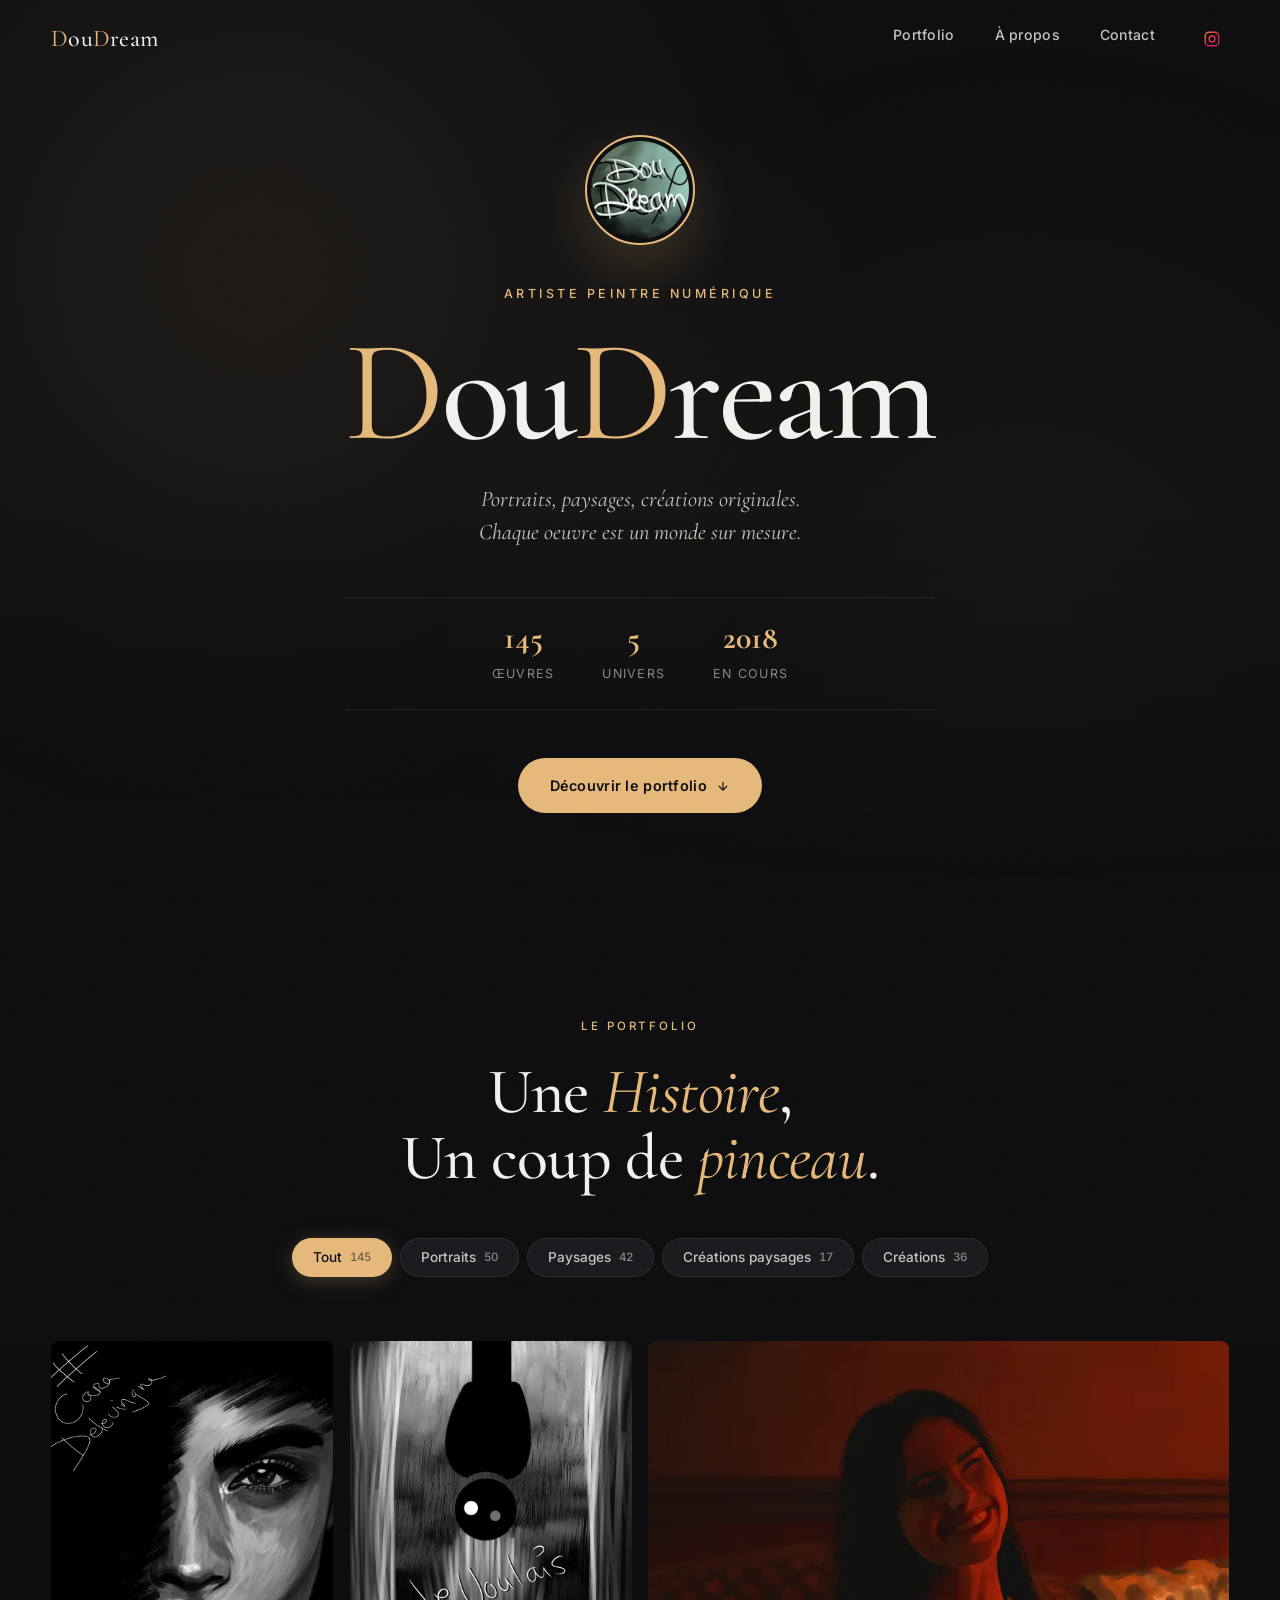
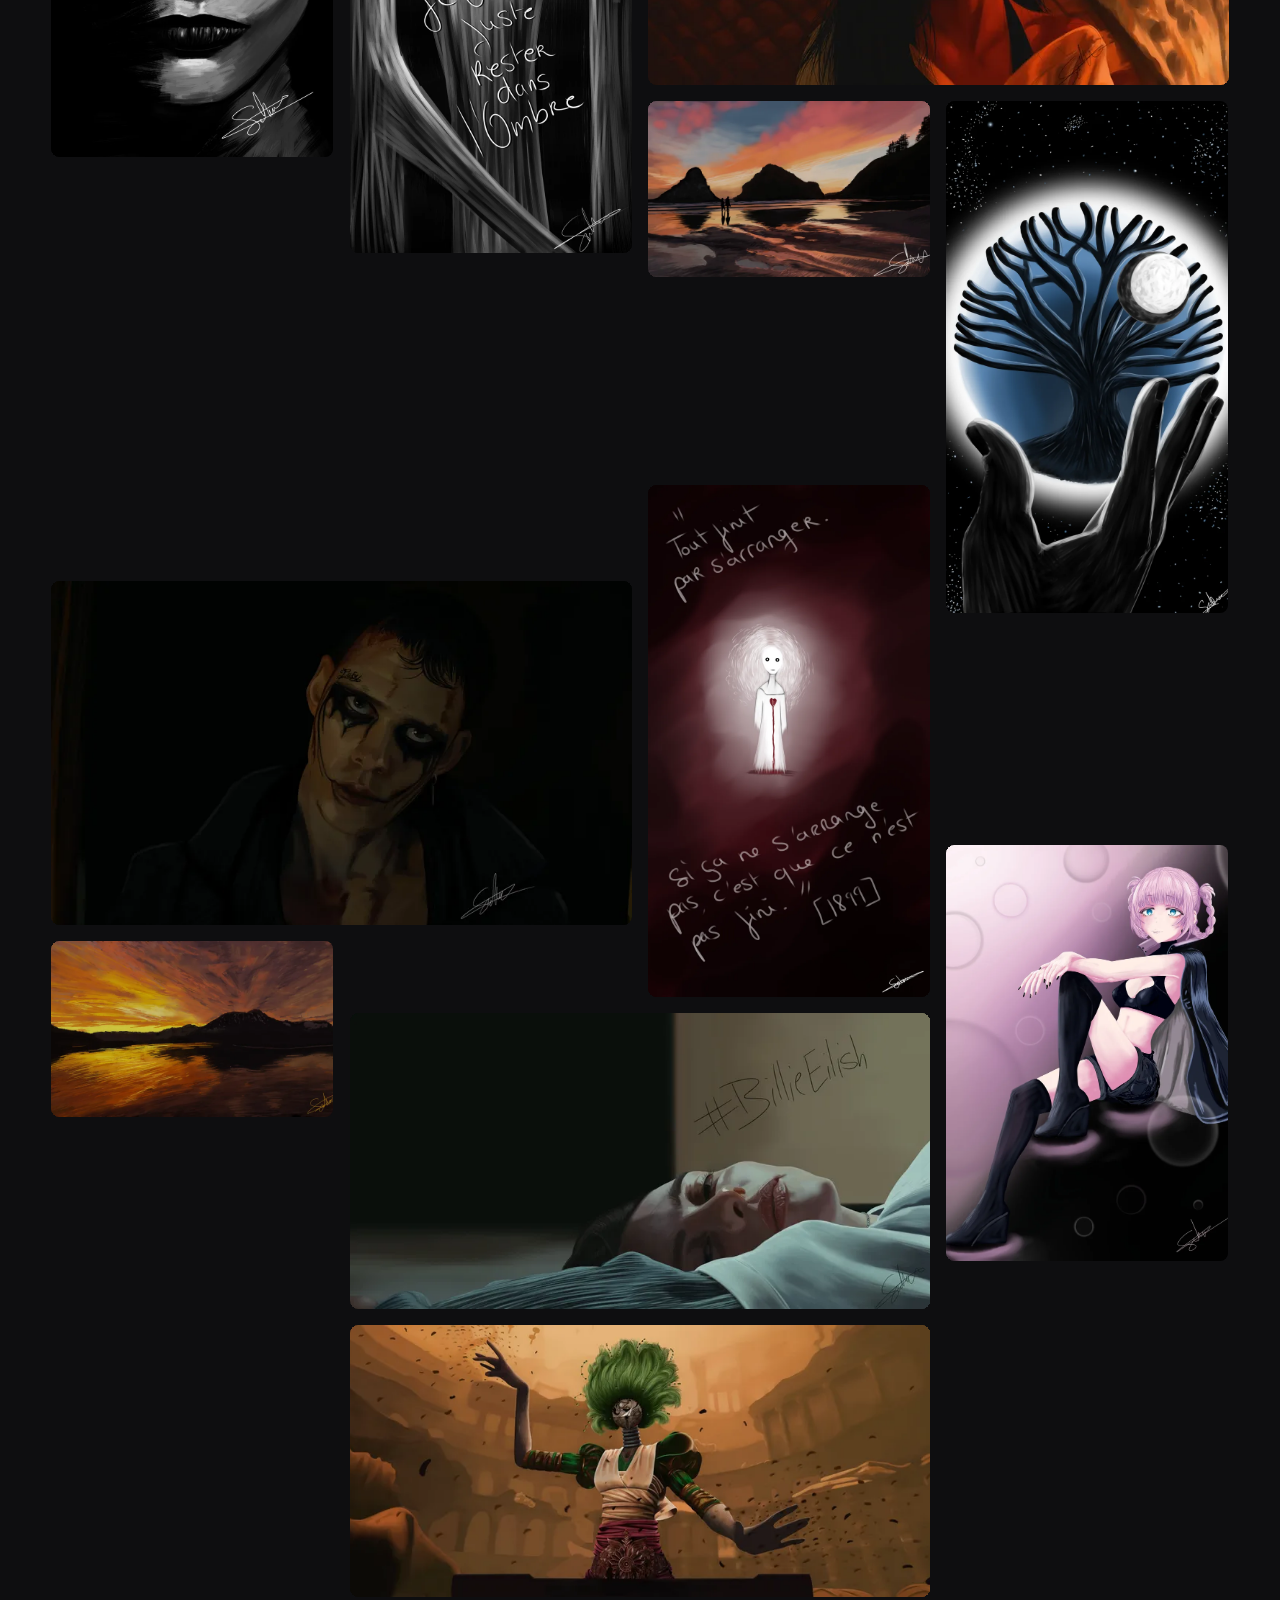
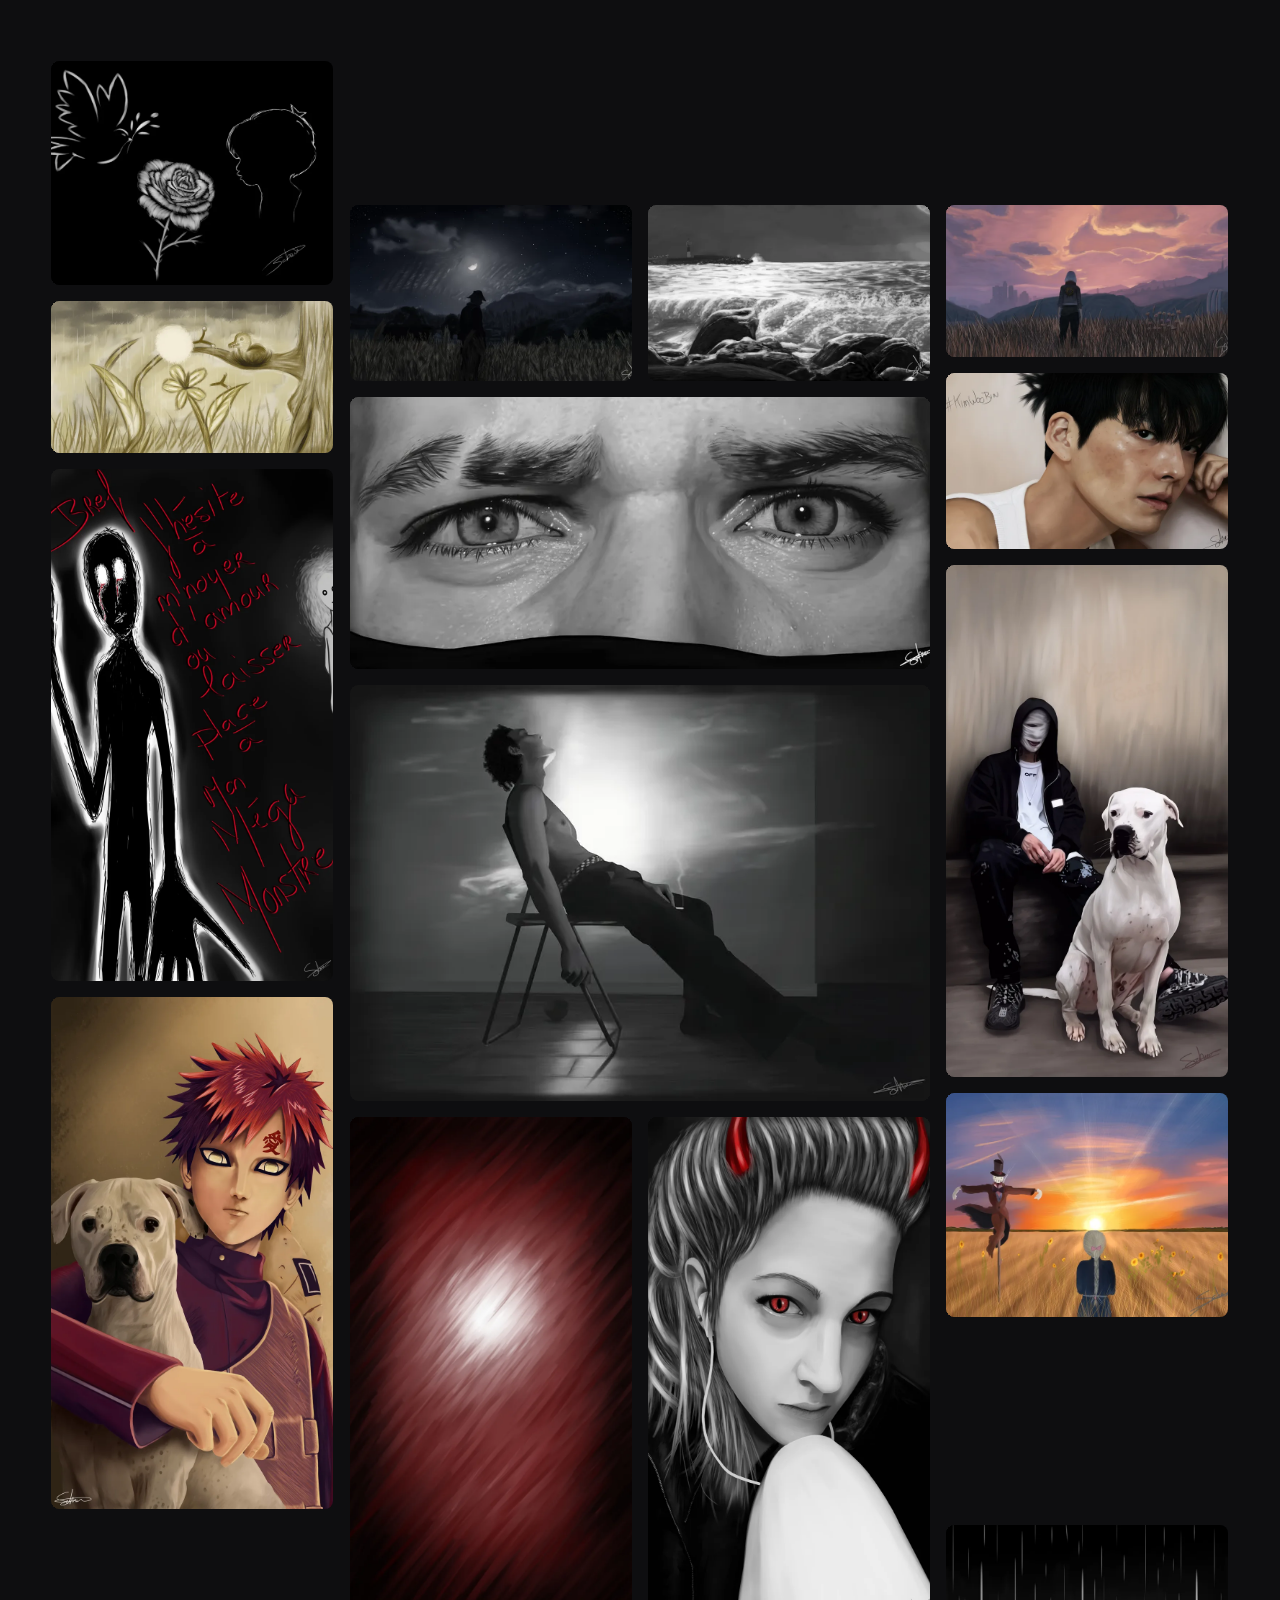
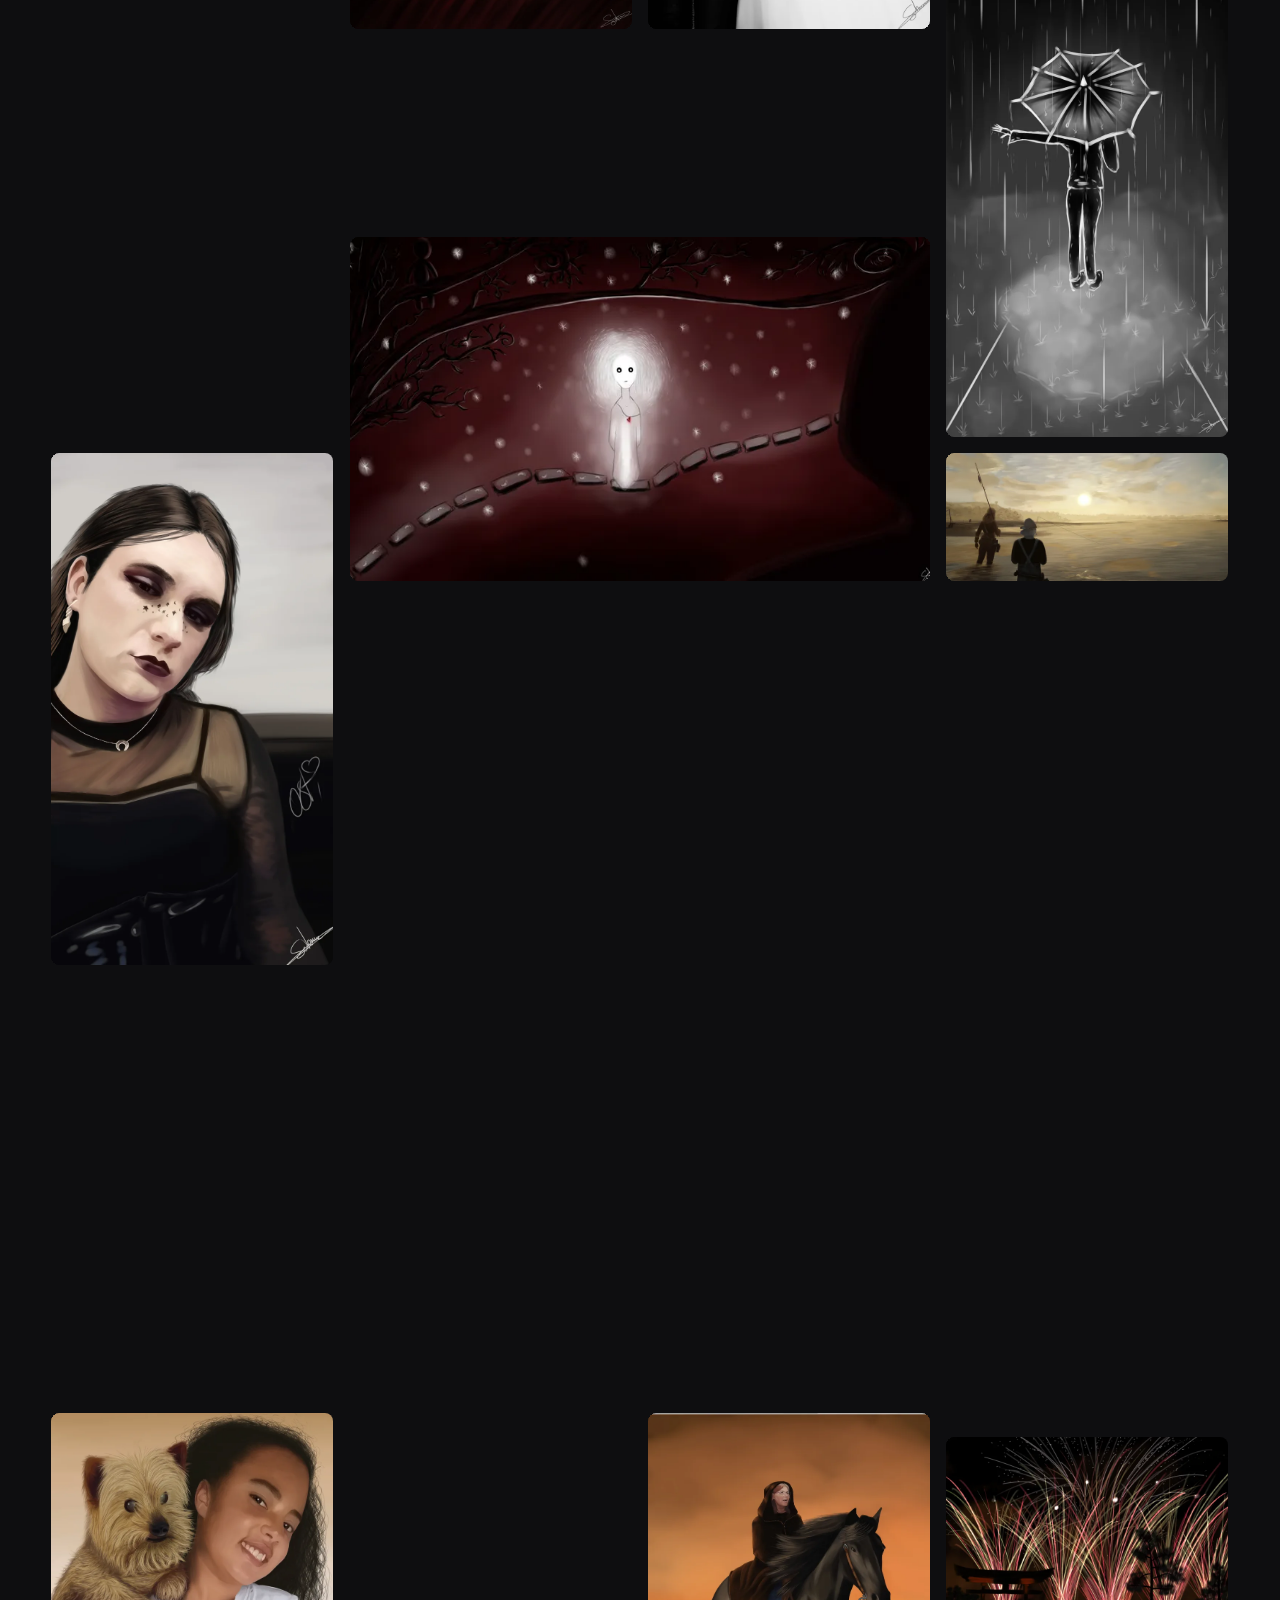
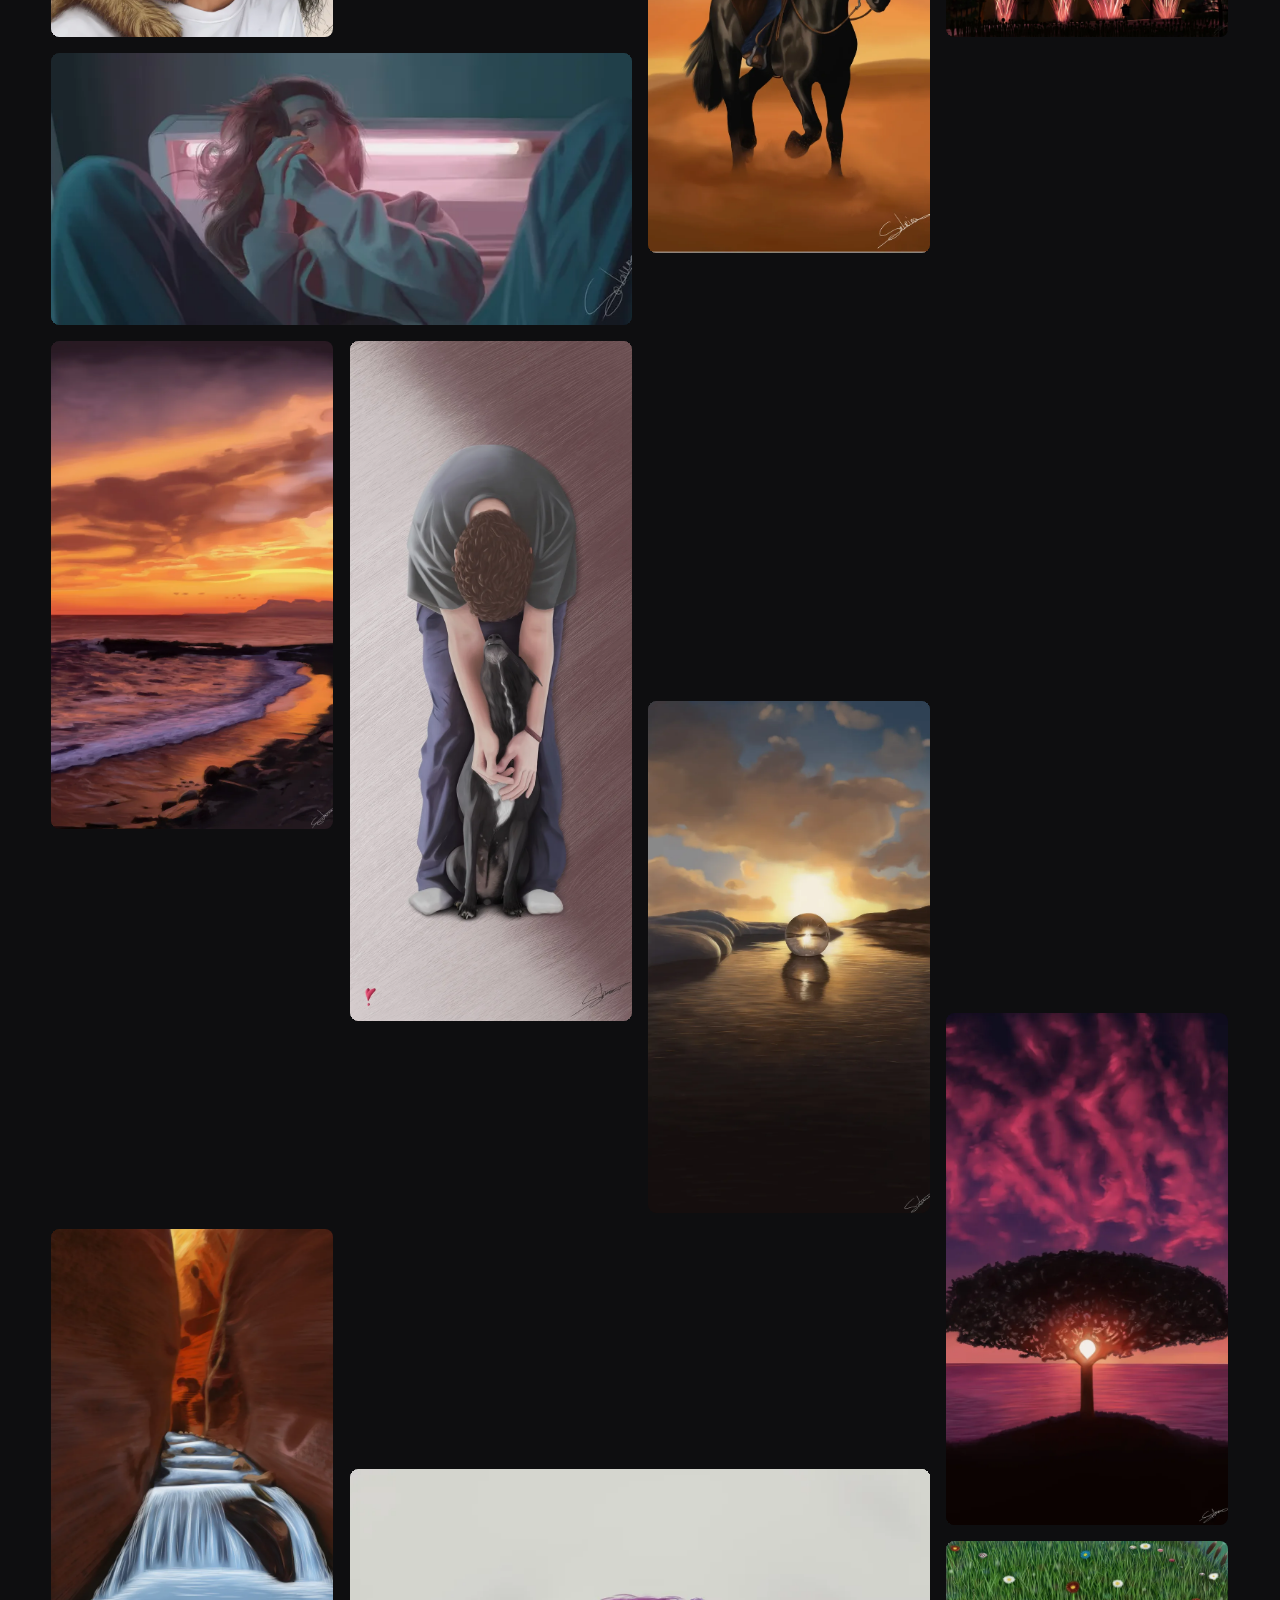
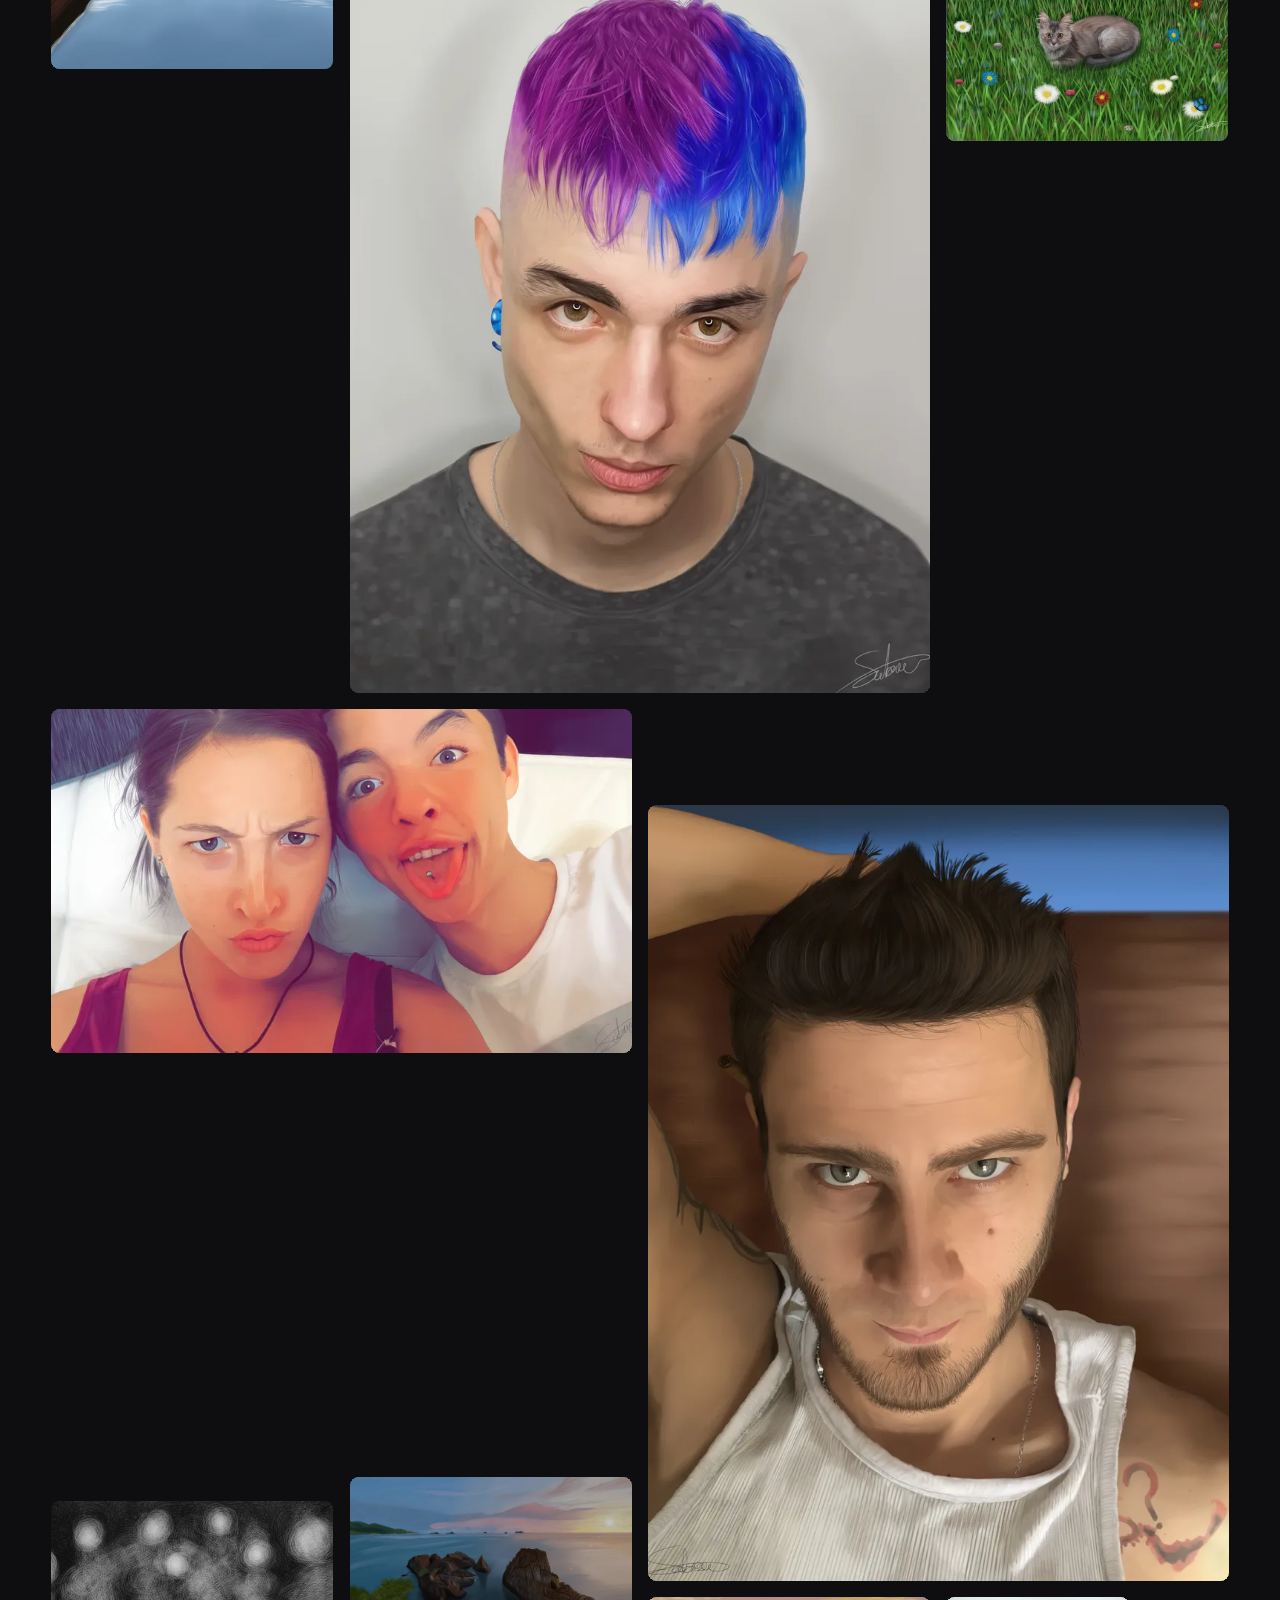
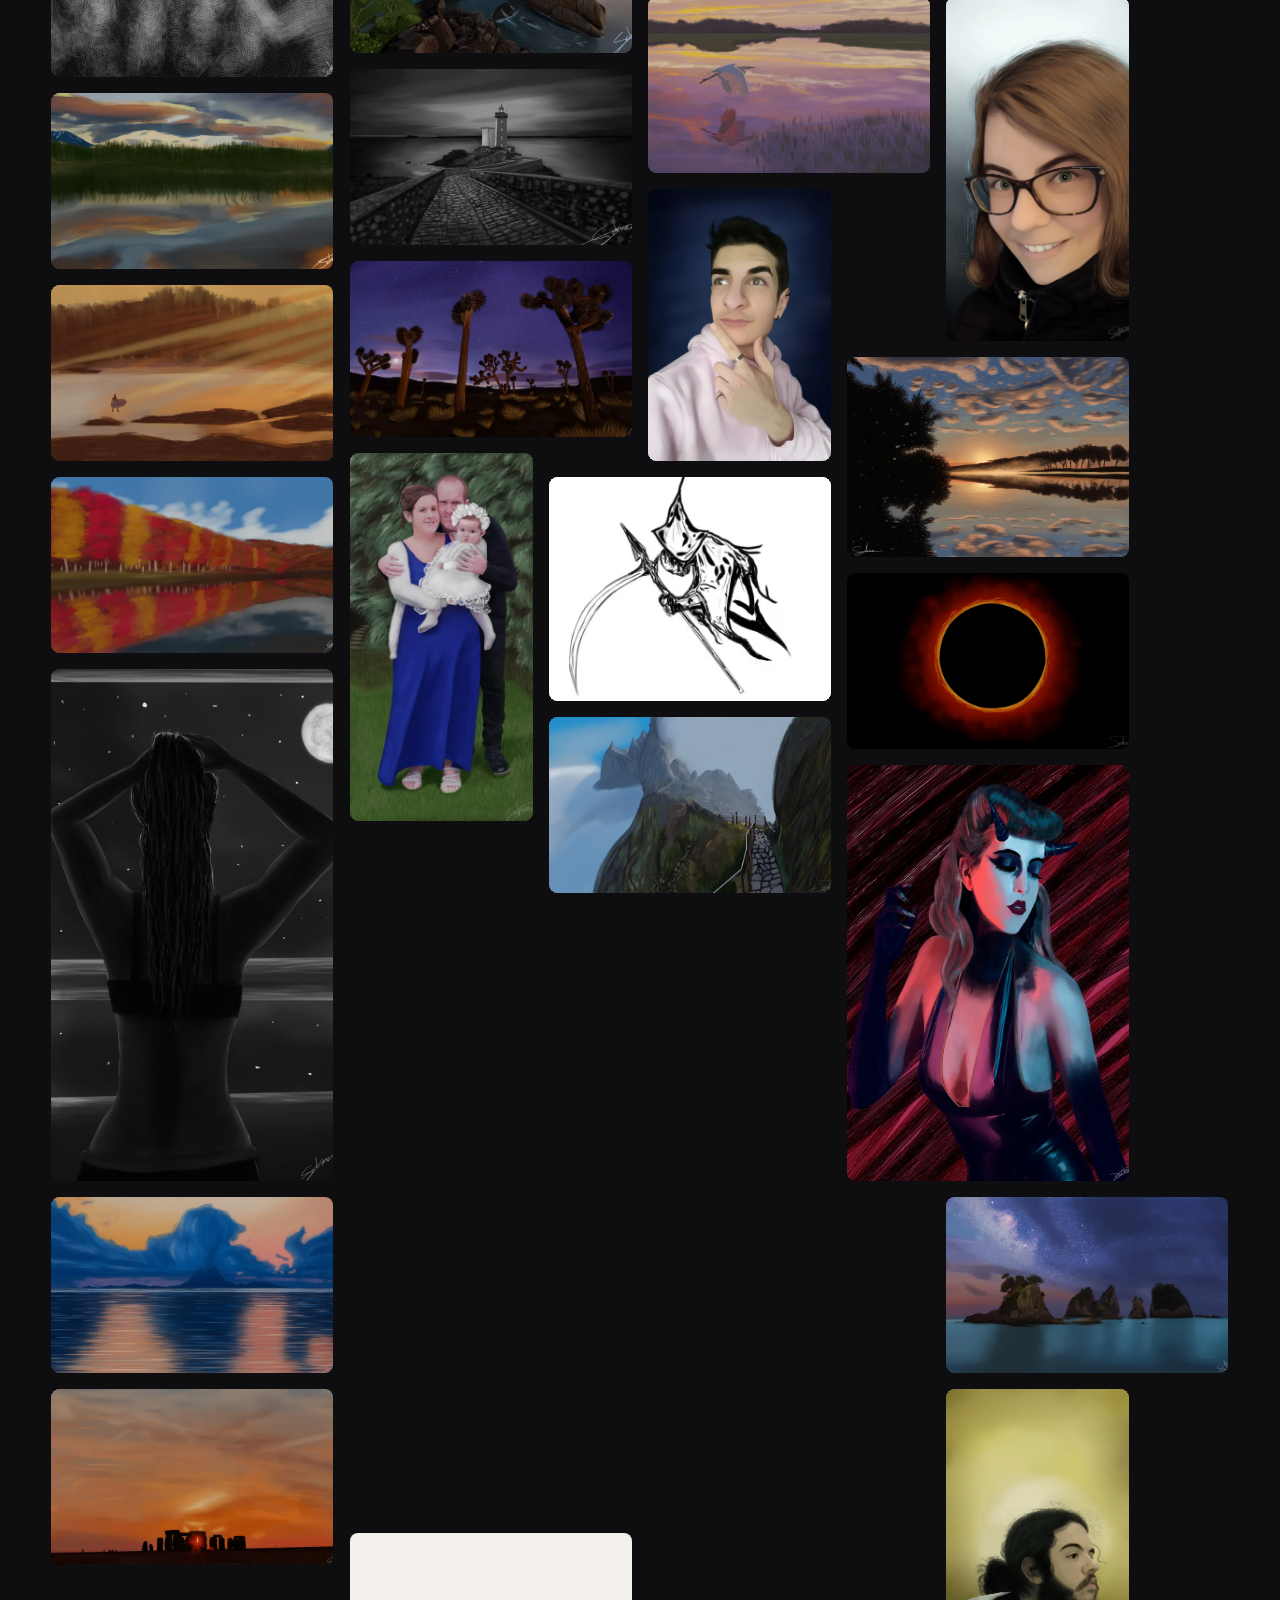
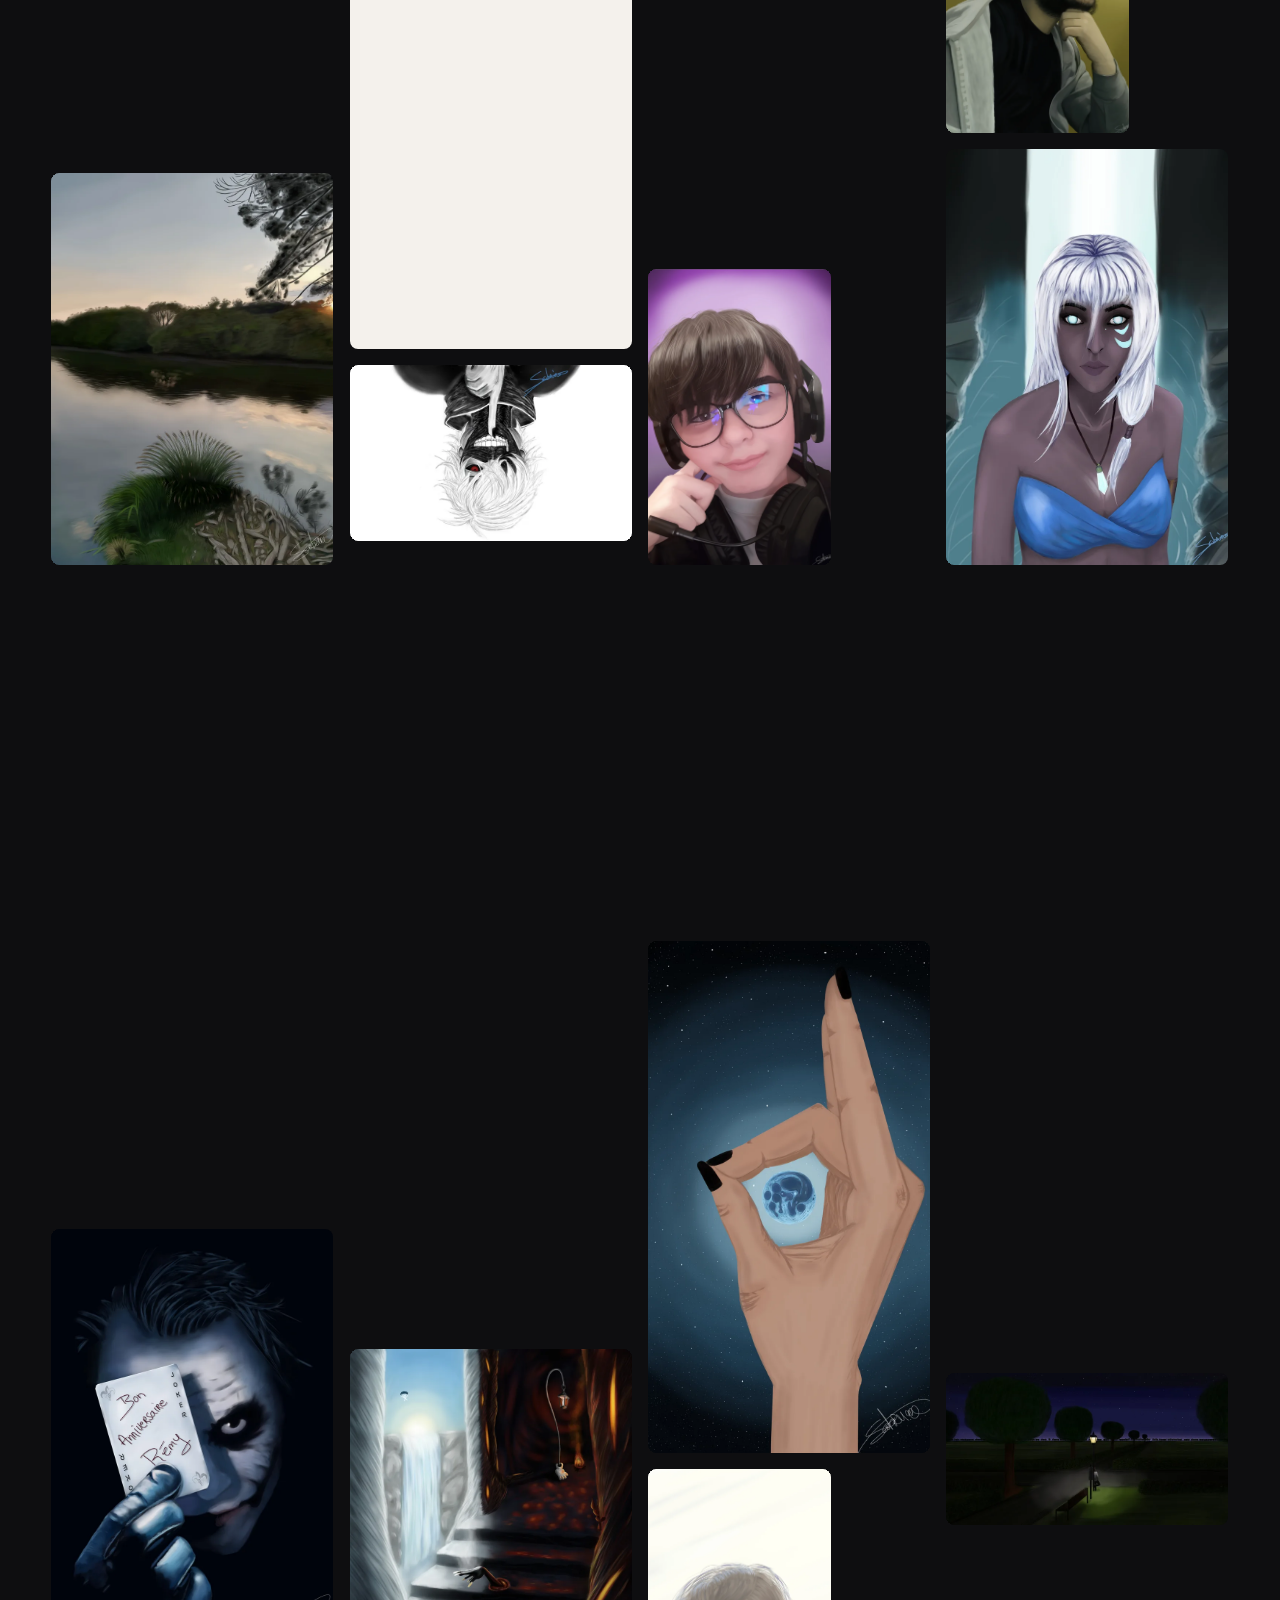
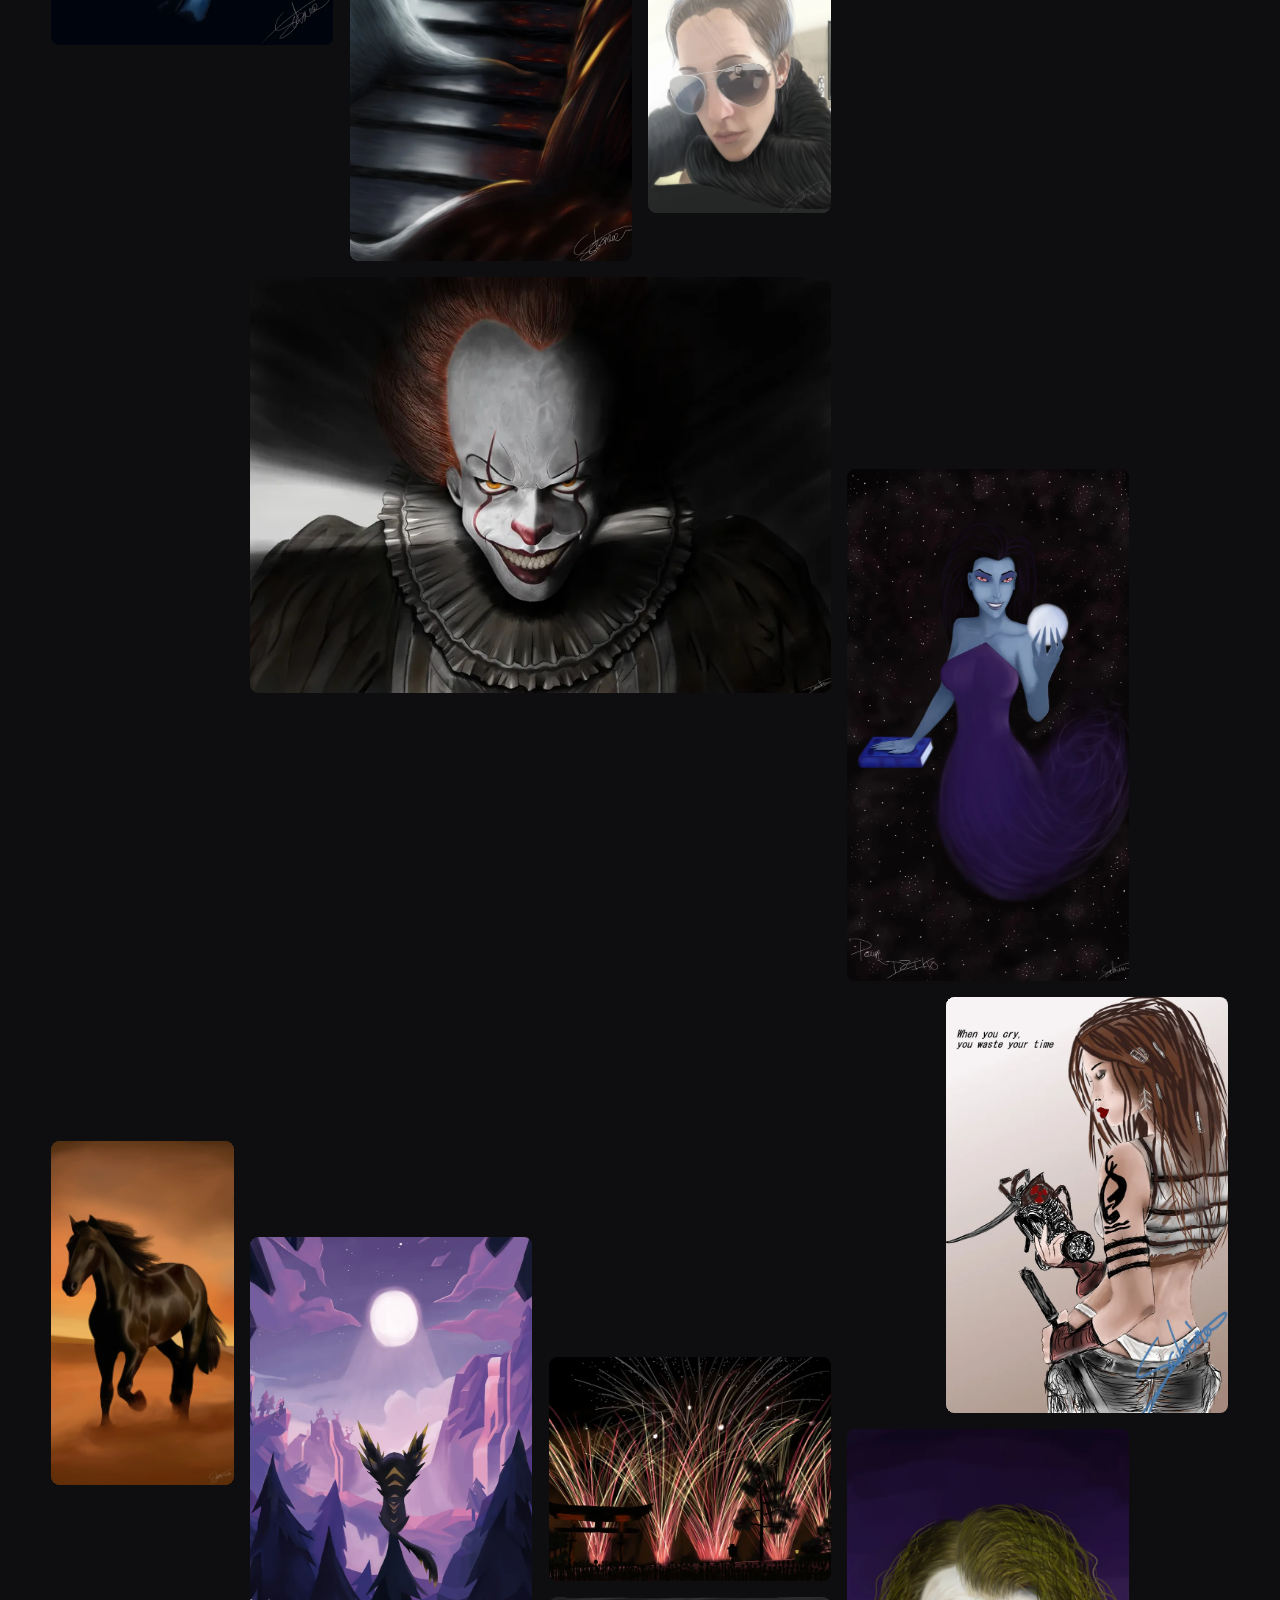
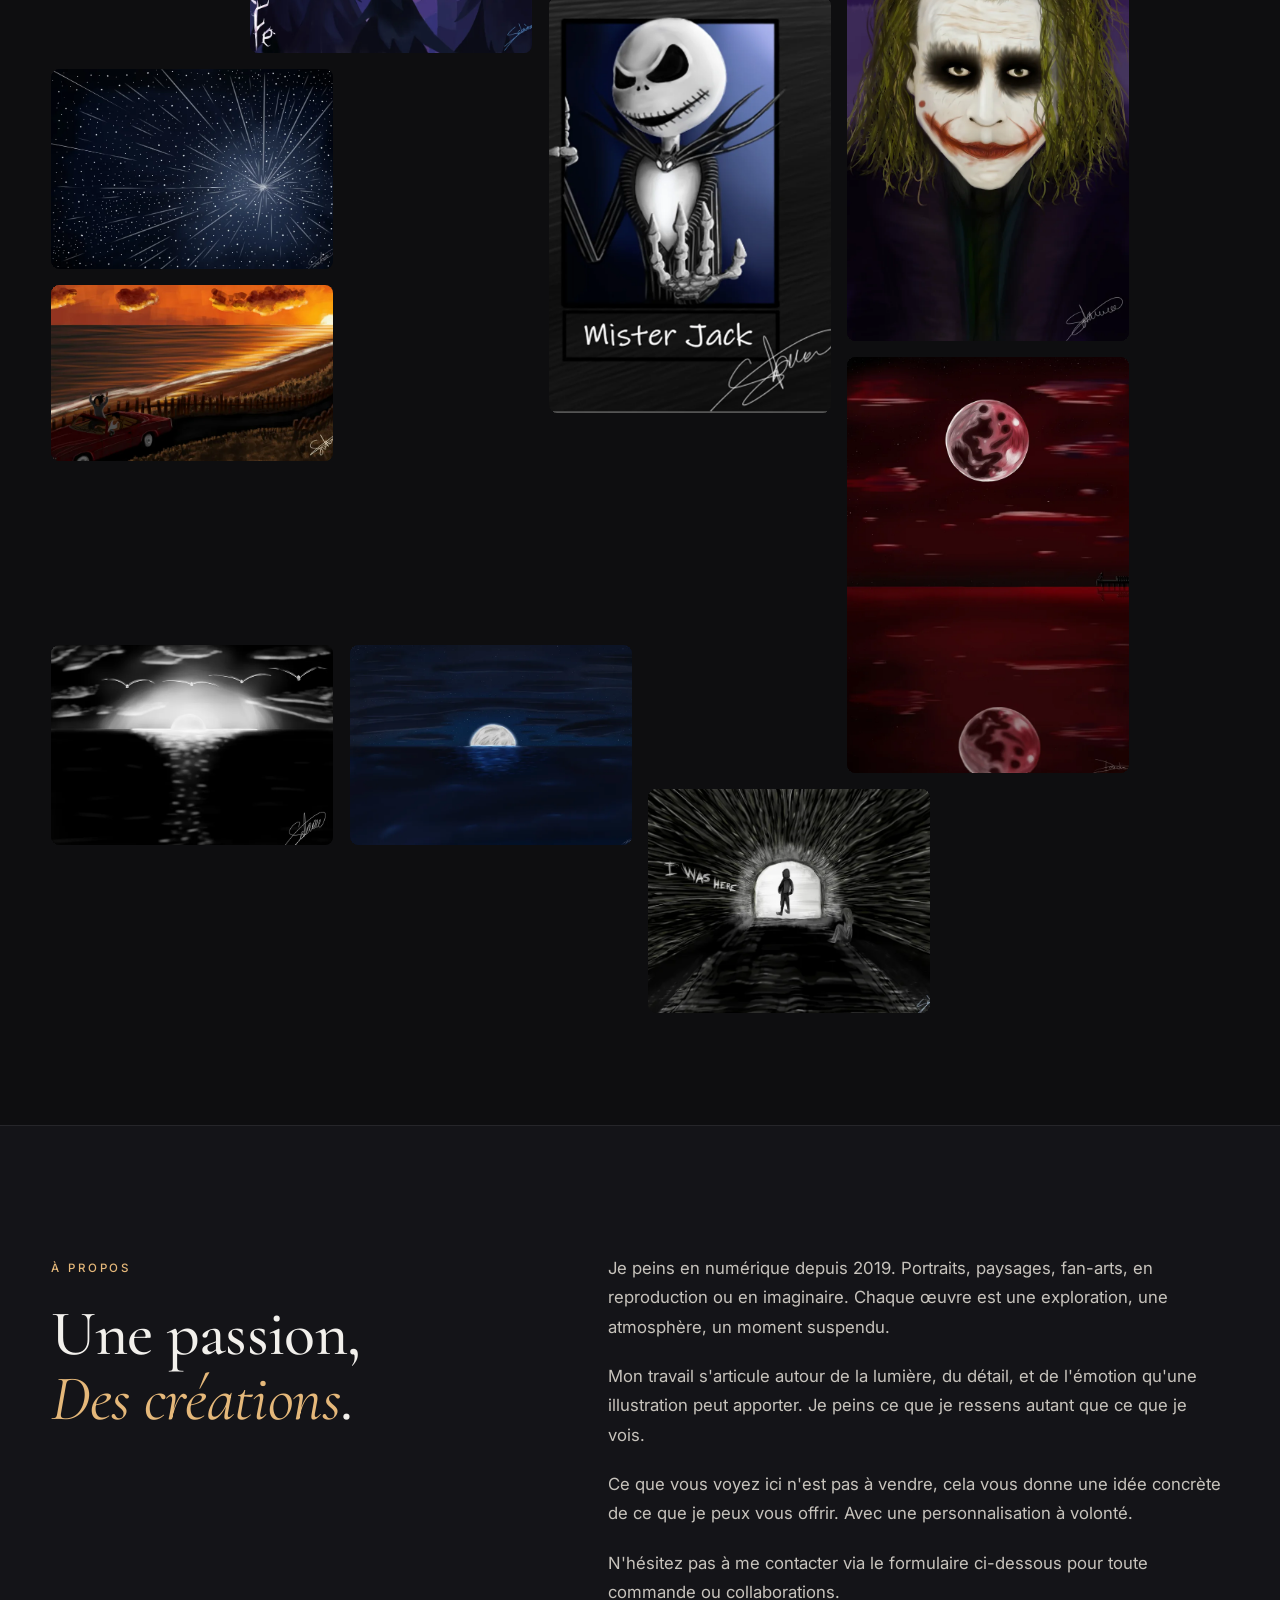
<file: index.html>
<!doctype html>
<html lang="fr">
<head>
  <meta charset="UTF-8" />
  <meta name="viewport" content="width=device-width, initial-scale=1.0" />
  <title>DouDream — Artiste peintre numérique</title>
  <meta name="description" content="Portfolio de DouDream, artiste peintre numérique. Portraits, paysages et créations originales." />
  <link rel="preconnect" href="https://fonts.googleapis.com" />
  <link rel="preconnect" href="https://fonts.gstatic.com" crossorigin />
  <!-- Fonts loaded async (non render-blocking) -->
  <link rel="preload" as="style" href="https://fonts.googleapis.com/css2?family=Cormorant+Garamond:ital,wght@0,400;0,500;1,400&family=Inter:wght@400;500;600&display=swap" onload="this.onload=null;this.rel='stylesheet'" />
  <noscript><link rel="stylesheet" href="https://fonts.googleapis.com/css2?family=Cormorant+Garamond:ital,wght@0,400;0,500;1,400&family=Inter:wght@400;500;600&display=swap" /></noscript>
  <link rel="stylesheet" href="style.css" />
  <link rel="preload" as="image" href="assets/images/avatar.webp" fetchpriority="high" />
  <link rel="icon" type="image/webp" href="assets/images/avatar.webp" />
</head>
<body>

  <!-- Film grain overlay -->
  <div id="grain" aria-hidden="true"></div>

  <!-- Scroll progress -->
  <div id="scroll-progress"></div>

  <!-- Loader -->
  <div id="loader" aria-hidden="true">
    <div class="loader-logo"><em>D</em>ou<em>D</em>ream</div>
    <div class="loader-line"></div>
    <div class="loader-sub">Artiste peintre numérique</div>
  </div>

  <!-- NAV -->
  <nav class="nav">
    <a href="#" class="nav__logo"><!-- prettier-ignore --><em>D</em>ou<em>D</em>ream</a>
    <ul class="nav__links">
      <li><a href="#portfolio">Portfolio</a></li>
      <li><a href="#apropos">À propos</a></li>
      <li><a href="#contact">Contact</a></li>
      <li>
        <a href="https://www.instagram.com/doudreamcreation/" target="_blank" rel="noopener" class="nav__ig" aria-label="Instagram">
          <svg width="18" height="18" viewBox="0 0 24 24" fill="none" stroke="url(#ig-grad-nav)" stroke-width="1.8" stroke-linecap="round" stroke-linejoin="round">
            <defs>
              <linearGradient id="ig-grad-nav" x1="0" y1="0" x2="24" y2="24" gradientUnits="userSpaceOnUse">
                <stop offset="0" stop-color="#f09433" />
                <stop offset="0.25" stop-color="#e6683c" />
                <stop offset="0.5" stop-color="#dc2743" />
                <stop offset="0.75" stop-color="#cc2366" />
                <stop offset="1" stop-color="#bc1888" />
              </linearGradient>
            </defs>
            <rect x="3" y="3" width="18" height="18" rx="5" />
            <circle cx="12" cy="12" r="4" />
            <circle cx="17.5" cy="6.5" r="1" fill="url(#ig-grad-nav)" stroke="none" />
          </svg>
        </a>
      </li>
    </ul>
    <button class="nav__burger" aria-label="Menu">
      <span></span>
      <span></span>
    </button>
  </nav>

  <!-- HERO -->
  <header class="hero">
    <div id="hero-glow" aria-hidden="true"></div>
    <div class="hero__content">
      <img src="assets/images/avatar.webp" alt="DouDream" class="hero__avatar" width="120" height="120" fetchpriority="high" />
      <p class="hero__eyebrow">Artiste peintre numérique</p>
      <h1 class="hero__title" aria-label="DouDream"><!-- prettier-ignore --><em>D</em>ou<em>D</em>ream</h1>
      <p class="hero__tagline">
        Portraits, paysages, créations originales.<br />
        Chaque oeuvre est un monde sur mesure.
      </p>
      <div class="hero__stats">
        <div>
          <strong data-count="145" id="stat-total">0</strong>
          <span>œuvres</span>
        </div>
        <div>
          <strong data-count="5">0</strong>
          <span>univers</span>
        </div>
        <div>
          <strong data-count="2018">0 →</strong>
          <span>en cours</span>
        </div>
      </div>
      <a href="#portfolio" class="hero__cta">
        Découvrir le portfolio
        <svg width="14" height="14" viewBox="0 0 24 24" fill="none" stroke="currentColor" stroke-width="2">
          <path d="M12 5v14M19 12l-7 7-7-7" />
        </svg>
      </a>
    </div>
  </header>

  <!-- PORTFOLIO -->
  <section class="portfolio" id="portfolio">
    <div class="portfolio__header">
      <p class="eyebrow reveal">Le portfolio</p>
      <h2 class="h-title reveal reveal--delay-1">
        Une <em>Histoire</em>,<br />
        Un coup de <em>pinceau</em>.
      </h2>
    </div>

    <div class="filters reveal reveal--delay-2" id="filters">
      <button class="filter filter--active" data-cat="all">Tout <span id="count-all"></span></button>
      <button class="filter" data-cat="Portraits">Portraits <span id="count-Portraits"></span></button>
      <button class="filter" data-cat="Paysages">Paysages <span id="count-Paysages"></span></button>
      <button class="filter" data-cat="CreationPaysages">Créations paysages <span id="count-CreationPaysages"></span></button>
      <button class="filter" data-cat="Divers">Créations <span id="count-Divers"></span></button>
    </div>

    <div class="grid" id="grid">
      <!-- injected by JS -->
    </div>
  </section>

  <!-- À PROPOS -->
  <section class="about" id="apropos">
    <div class="about__inner">
      <div class="about__left">
        <p class="eyebrow reveal reveal--from-left">À propos</p>
        <h2 class="h-title reveal reveal--from-left reveal--delay-1">
          Une passion,<br /><em>Des créations</em>.
        </h2>
      </div>
      <div class="about__right">
        <p class="reveal reveal--delay-1">
          Je peins en numérique depuis 2019. Portraits, paysages, fan-arts,
          en reproduction ou en imaginaire. Chaque œuvre est une exploration,
          une atmosphère, un moment suspendu.
        </p>
        <p class="reveal reveal--delay-2">
          Mon travail s'articule autour de la lumière, du détail,
          et de l'émotion qu'une illustration peut apporter.
          Je peins ce que je ressens autant que ce que je vois.
        </p>
        <p class="reveal reveal--delay-3">
          Ce que vous voyez ici n'est pas à vendre,
          cela vous donne une idée concrète de ce que je peux vous offrir.
          Avec une personnalisation à volonté.
        </p>
        <p class="reveal reveal--delay-4">
          N'hésitez pas à me contacter via le formulaire ci-dessous
          pour toute commande ou collaborations.
        </p>
        <div class="about__tags reveal reveal--delay-4" id="about-tags">
          <span>Peinture numérique</span>
          <span>Portraits</span>
          <span>Paysages</span>
          <span>Fan-arts</span>
          <span>Commissions</span>
        </div>
        <p class="about__tool reveal reveal--delay-4">
          <span class="about__tool-label">Atelier</span>
          <span class="about__tool-value">PaintTool SAI v2 · Tablette Wacom Intuos pro M</span>
        </p>
      </div>
    </div>
  </section>

  <!-- CONTACT -->
  <section class="contact" id="contact">
    <div class="contact__inner">
      <p class="eyebrow reveal">Contact</p>
      <h2 class="h-title reveal reveal--delay-1">
        Un projet ?<br /><em>Écrivons-nous.</em>
      </h2>
      <p class="contact__desc reveal reveal--delay-2">
        Pour toute commande veillez à remplir le formulaire ci dessous ou écrivez directement à<br />
        <a href="mailto:DouDreamCreation@outlook.fr" class="contact__email-link">DouDreamCreation@outlook.fr</a>.
      </p>

      <form class="contact__form reveal reveal--delay-3" id="contact-form"
            action="https://formsubmit.co/ajax/DouDreamCreation@outlook.fr" method="POST">
        <input type="text"   name="_honey"    style="display:none" />
        <input type="hidden" name="_captcha"  value="false" />
        <input type="hidden" name="_subject"  value="Nouveau message depuis le portfolio DouDream" />
        <div class="form-row">
          <div class="form-group">
            <label for="name">Votre nom</label>
            <input type="text"  id="name"  name="name"  required placeholder="Prénom Nom" />
          </div>
          <div class="form-group">
            <label for="email">Email</label>
            <input type="email" id="email" name="email" required placeholder="vous@email.fr" />
          </div>
        </div>
        <div class="form-group">
          <label for="subject">Type de projet</label>
          <select id="subject" name="subject">
            <option>Commande de portrait</option>
            <option>Illustration sur mesure</option>
            <option>Collaboration</option>
            <option>Achat d'œuvre</option>
            <option>Autre</option>
          </select>
        </div>
        <div class="form-group">
          <label for="message">Message</label>
          <textarea id="message" name="message" rows="5" required placeholder="Décrivez votre projet…"></textarea>
        </div>
        <button type="submit" class="hero__cta">Envoyer le message</button>
        <p class="form__privacy">
          Les informations saisies sont utilisées uniquement pour vous répondre
          et ne sont ni partagées, ni conservées au-delà de l'échange.
          <a href="privacy.html">En savoir plus</a>.
        </p>
      </form>
    </div>
  </section>

  <!-- FOOTER -->
  <footer class="footer">
    <div class="footer__inner">
      <p class="footer__brand"><em>D</em>ou<em>D</em>ream</p>
      <a href="https://www.instagram.com/doudreamcreation/" target="_blank" rel="noopener" class="footer__ig">
        <svg width="16" height="16" viewBox="0 0 24 24" fill="none" stroke="url(#ig-grad-footer)" stroke-width="1.8" stroke-linecap="round" stroke-linejoin="round">
          <defs>
            <linearGradient id="ig-grad-footer" x1="0" y1="0" x2="24" y2="24" gradientUnits="userSpaceOnUse">
              <stop offset="0" stop-color="#f09433" />
              <stop offset="0.25" stop-color="#e6683c" />
              <stop offset="0.5" stop-color="#dc2743" />
              <stop offset="0.75" stop-color="#cc2366" />
              <stop offset="1" stop-color="#bc1888" />
            </linearGradient>
          </defs>
          <rect x="3" y="3" width="18" height="18" rx="5" />
          <circle cx="12" cy="12" r="4" />
          <circle cx="17.5" cy="6.5" r="1" fill="url(#ig-grad-footer)" stroke="none" />
        </svg>
        <span>@doudreamcreation</span>
      </a>
      <p class="footer__copy">© 2026 DouDream — Tous droits réservés</p>
      <p class="footer__note">
        Reproductions, utilisations commerciales ou redistribution interdites
        sans autorisation écrite de l'artiste.
      </p>
      <p class="footer__made">
        Made by : <a href="https://valaraukar56.github.io/Portfo/Mathieu/" target="_blank" rel="noopener">Mathieu</a>
      </p>
    </div>
  </footer>

  <!-- LIGHTBOX -->
  <div class="lightbox" id="lightbox" role="dialog" aria-modal="true">
    <button class="lightbox__close" aria-label="Fermer">×</button>
    <button class="lightbox__prev"  aria-label="Précédent">‹</button>
    <button class="lightbox__next"  aria-label="Suivant">›</button>
    <figure class="lightbox__figure">
      <img id="lightbox-img" alt="" />
      <figcaption>
        <strong id="lightbox-title"></strong>
        <span id="lightbox-cat"></span>
      </figcaption>
    </figure>
  </div>

  <script>
    // Tags stagger on reveal
    const tagsObserver = new IntersectionObserver((entries) => {
      entries.forEach(e => {
        if (e.isIntersecting) {
          e.target.classList.add('tags--visible');
          tagsObserver.unobserve(e.target);
        }
      });
    }, { threshold: 0.3 });
    const tagsEl = document.getElementById('about-tags');
    if (tagsEl) tagsObserver.observe(tagsEl);
  </script>
  <script type="application/json" id="projects-data">
[
  {
    "id": 99999025,
    "title": "Cara Delevingne",
    "category": "Portraits",
    "file": "cd.webp",
    "w": 1600,
    "h": 2263
  },
  {
    "id": 99999024,
    "title": "Ombre",
    "category": "Divers",
    "file": "ombre.webp",
    "w": 1600,
    "h": 2844
  },
  {
    "id": 99999023,
    "title": "Inde Navarrette - Obsession",
    "category": "Portraits",
    "file": "i-navarette.webp",
    "w": 1600,
    "h": 900,
    "size": "large"
  },
  {
    "id": 99999022,
    "title": "Paysage",
    "category": "Paysages",
    "file": "paysage34.webp",
    "w": 1600,
    "h": 900
  },
  {
    "id": 99999006,
    "title": "Éternité...",
    "category": "Divers",
    "file": "Éternité...webp",
    "w": 1600,
    "h": 2844
  },
  {
    "id": 99999005,
    "title": "Iel dans la forêt",
    "category": "Divers",
    "file": "Iel_dans_la_forêt.webp",
    "w": 1600,
    "h": 1131
  },
  {
    "id": 99999004,
    "title": "Ori & Naru",
    "category": "Portraits",
    "file": "Ori.webp",
    "w": 843,
    "h": 871
  },
  {
    "id": 99999002,
    "title": "2 p'tit bonhomme",
    "category": "Divers",
    "file": "2ptitbonhomme.webp",
    "w": 1600,
    "h": 900
  },
  {
    "id": 99999001,
    "title": "Iel",
    "category": "Divers",
    "file": "Iel-01.webp",
    "w": 1600,
    "h": 900
  },
  {
    "id": 99999020,
    "title": "1899",
    "category": "Divers",
    "file": "iel1899.webp",
    "w": 1600,
    "h": 2844
  },
  {
    "id": 22107898,
    "title": "The Crow",
    "category": "Portraits",
    "file": "001-the-crow.webp",
    "size": "large",
    "w": 1600,
    "h": 900
  },
  {
    "id": 22048150,
    "title": "Seo In-Guk",
    "category": "Portraits",
    "file": "002-seo-in-guk.webp",
    "w": 1600,
    "h": 1131
  },
  {
    "id": 21844366,
    "title": "Call of the Night",
    "category": "Divers",
    "file": "003-call-of-the-night.webp",
    "w": 1600,
    "h": 2263
  },
  {
    "id": 21795205,
    "title": "Paysage",
    "category": "Paysages",
    "file": "004-paysage.webp",
    "w": 1600,
    "h": 900
  },
  {
    "id": 21207584,
    "title": "FanArt Billie Eilish ",
    "category": "Portraits",
    "file": "005-fanart-billie-eilish.webp",
    "size": "large",
    "w": 1600,
    "h": 802
  },
  {
    "id": 20959113,
    "title": "Iel",
    "category": "Divers",
    "file": "006-iel.webp",
    "w": 1600,
    "h": 2843
  },
  {
    "id": 20855400,
    "title": "...Sous la pluie...",
    "category": "CreationPaysages",
    "file": "007-sous-la-pluie.webp",
    "w": 1600,
    "h": 2843
  },
  {
    "id": 20763481,
    "title": "Sirène - Clair Obscur Exp 33",
    "category": "CreationPaysages",
    "file": "008-sire-ne-clair-obscure-exp-33.webp",
    "size": "large",
    "w": 1600,
    "h": 686
  },
  {
    "id": 20596839,
    "title": "...",
    "category": "Paysages",
    "file": "009-.webp",
    "w": 1600,
    "h": 900
  },
  {
    "id": 19647634,
    "title": "Les amoureux ❣️",
    "category": "CreationPaysages",
    "file": "010-les-amoureux.webp",
    "w": 1600,
    "h": 900
  },
  {
    "id": 99999011,
    "title": "96",
    "category": "Divers",
    "file": "trait96.webp",
    "w": 1355,
    "h": 960
  },
  {
    "id": 99999007,
    "title": "Joseph Wyatt",
    "category": "Paysages",
    "file": "Joseph_Wyatt.webp",
    "w": 1600,
    "h": 900
  },
  {
    "id": 99999009,
    "title": "Drakk",
    "category": "Paysages",
    "file": "Drakk.webp",
    "w": 1600,
    "h": 900
  },
  {
    "id": 99999008,
    "title": "EA",
    "category": "Paysages",
    "file": "EA.webp",
    "w": 1600,
    "h": 756
  },
  {
    "id": 99999003,
    "title": "SandEffect",
    "category": "Divers",
    "file": "SandEffect.webp",
    "w": 1600,
    "h": 800
  },
  {
    "id": 19226025,
    "title": "Kim Woo-Bin",
    "category": "Portraits",
    "file": "011-kim-woo-bin.webp",
    "w": 1600,
    "h": 900
  },
  {
    "id": 18466353,
    "title": "Les yeux d'Izaid",
    "category": "Portraits",
    "file": "012-les-yeux-d-izaid.webp",
    "size": "large",
    "w": 1600,
    "h": 723
  },
  {
    "id": 18399621,
    "title": "...",
    "category": "Divers",
    "file": "013-.webp",
    "w": 1600,
    "h": 2844
  },
  {
    "id": 17846959,
    "title": "Nuit - Nine Tiss ",
    "category": "Portraits",
    "file": "014-nuit-nine-tiss.webp",
    "size": "large",
    "w": 1600,
    "h": 1131
  },
  {
    "id": 17831845,
    "title": "Yuzmv & Gaara",
    "category": "Portraits",
    "file": "015-yuzmv-amp-gaara.webp",
    "w": 1600,
    "h": 2844
  },
  {
    "id": 17583985,
    "title": "Gaara²",
    "category": "Portraits",
    "file": "016-gaara.webp",
    "w": 1600,
    "h": 2844
  },
  {
    "id": 99999014,
    "title": "Château ambulant",
    "category": "Divers",
    "file": "epouvantail.webp",
    "w": 1600,
    "h": 1133
  },
  {
    "id": 17095273,
    "title": "Morsure de la lune",
    "category": "CreationPaysages",
    "file": "017-morsure-de-la-lune.webp",
    "w": 1600,
    "h": 2844
  },
  {
    "id": 17048436,
    "title": "Je fais semblant d'être moi même, j'en oublie mon vrai visage",
    "category": "Portraits",
    "file": "018-je-fais-semblant-d-e-tre-moi-me-me-j-en-oublie-mon.webp",
    "w": 1600,
    "h": 2844
  },
  {
    "id": 16992700,
    "title": "Paysage",
    "category": "CreationPaysages",
    "file": "019-paysage.webp",
    "w": 1600,
    "h": 900
  },
  {
    "id": 16802696,
    "title": "Le temps",
    "category": "Divers",
    "file": "020-le-temps.webp",
    "w": 1600,
    "h": 2844
  },
  {
    "id": 16729931,
    "title": "Sous la pluie",
    "category": "Divers",
    "file": "021-sous-la-pluie.webp",
    "w": 1600,
    "h": 2844
  },
  {
    "id": 16724944,
    "title": "blasé",
    "category": "Divers",
    "file": "022-blase.webp",
    "w": 1600,
    "h": 900
  },
  {
    "id": 16131227,
    "title": "...",
    "category": "Divers",
    "file": "023-.webp",
    "size": "large",
    "w": 1600,
    "h": 900
  },
  {
    "id": 16005114,
    "title": "Le voyageur contemplant une mer de nuages",
    "category": "Paysages",
    "file": "024-le-voyageur-contemplant-une-mer-de-nuages.webp",
    "w": 1600,
    "h": 900
  },
  {
    "id": 15603907,
    "title": "- Juliette -",
    "category": "Portraits",
    "file": "025-juliette.webp",
    "w": 1600,
    "h": 2844
  },
  {
    "id": 15587707,
    "title": "À la pèche !",
    "category": "Paysages",
    "file": "026-a-la-pe-che.webp",
    "w": 1600,
    "h": 621
  },
  {
    "id": 15570314,
    "title": "...",
    "category": "Portraits",
    "file": "027-.webp",
    "w": 1600,
    "h": 2844
  },
  {
    "id": 99999018,
    "title": "Il était une fois Iel",
    "category": "Divers",
    "file": "pfff.webp",
    "w": 1600,
    "h": 2263
  },
  {
    "id": 15569716,
    "title": "...",
    "category": "Portraits",
    "file": "028-.webp",
    "w": 1600,
    "h": 2843
  },
  {
    "id": 14920437,
    "title": "Ethan DeBlois",
    "category": "Portraits",
    "file": "029-ethan-deblois.webp",
    "w": 1600,
    "h": 2263
  },
  {
    "id": 10637912,
    "title": "Iel & Co",
    "category": "Divers",
    "file": "030-iel-amp-co.webp",
    "w": 1600,
    "h": 900
  },
  {
    "id": 12919209,
    "title": "Paysage",
    "category": "Paysages",
    "file": "031-paysage.webp",
    "w": 1600,
    "h": 900
  },
  {
    "id": 12652157,
    "title": "Leetha",
    "category": "Divers",
    "file": "032-leetha.webp",
    "w": 1181,
    "h": 1181
  },
  {
    "id": 12522023,
    "title": "Paysage",
    "category": "Paysages",
    "file": "033-paysage.webp",
    "w": 1600,
    "h": 900
  },
  {
    "id": 11738429,
    "title": "Paysage",
    "category": "Paysages",
    "file": "034-paysage.webp",
    "w": 1600,
    "h": 900
  },
  {
    "id": 11694014,
    "title": "Eva & Aston",
    "category": "Portraits",
    "file": "035-eva-amp-aston.webp",
    "w": 1600,
    "h": 1200
  },
  {
    "id": 11035598,
    "title": "Cavalière",
    "category": "Portraits",
    "file": "036-cavalie-re.webp",
    "w": 1600,
    "h": 2400
  },
  {
    "id": 10971478,
    "title": "Lolita",
    "category": "Portraits",
    "file": "037-lolita.webp",
    "size": "large",
    "w": 1600,
    "h": 688
  },
  {
    "id": 99999012,
    "title": "Matsuri",
    "category": "Paysages",
    "file": "matsuri-feux.webp",
    "w": 1356,
    "h": 960
  },
  {
    "id": 10960995,
    "title": "Yuzmv",
    "category": "Portraits",
    "file": "038-yuzmv.webp",
    "w": 1600,
    "h": 2263
  },
  {
    "id": 10730700,
    "title": "Portrait",
    "category": "Portraits",
    "file": "039-portrait.webp",
    "w": 1600,
    "h": 2280
  },
  {
    "id": 10682281,
    "title": "Paysage",
    "category": "Paysages",
    "file": "040-paysage.webp",
    "w": 1600,
    "h": 2668
  },
  {
    "id": 10641021,
    "title": "Rémy et Jasmine",
    "category": "Portraits",
    "file": "041-portrait.webp",
    "w": 1600,
    "h": 3810
  },
  {
    "id": 10639025,
    "title": "Portrait",
    "category": "Portraits",
    "file": "042-portrait.webp",
    "w": 1600,
    "h": 2881
  },
  {
    "id": 10638368,
    "title": "Paysage",
    "category": "Paysages",
    "file": "043-paysage.webp",
    "w": 1600,
    "h": 2859
  },
  {
    "id": 10638906,
    "title": "Alice Pagani",
    "category": "Portraits",
    "file": "044-alice-pagani.webp",
    "w": 1600,
    "h": 2008
  },
  {
    "id": 10638358,
    "title": "Paysage",
    "category": "Paysages",
    "file": "045-paysage.webp",
    "w": 1600,
    "h": 2846
  },
  {
    "id": 10638895,
    "title": "Portrait",
    "category": "Portraits",
    "file": "046-portrait.webp",
    "w": 1600,
    "h": 2263
  },
  {
    "id": 10638347,
    "title": "Gorge et Cours d'eau",
    "category": "Paysages",
    "file": "047-gorge-et-cours-d-eau.webp",
    "w": 1600,
    "h": 2408
  },
  {
    "id": 99999017,
    "title": "Sat & Poly",
    "category": "Portraits",
    "file": "poly.webp",
    "w": 1600,
    "h": 900
  },
  {
    "id": 10638803,
    "title": "Portrait",
    "category": "Portraits",
    "file": "048-portrait.webp",
    "size": "large",
    "w": 1600,
    "h": 2263
  },
  {
    "id": 10638427,
    "title": "Yuumi",
    "category": "Portraits",
    "file": "049-yuumi.webp",
    "size": "normal",
    "w": 1600,
    "h": 1132
  },
  {
    "id": 6643925,
    "title": "Majora's Mask",
    "category": "Divers",
    "file": "050-majora-s-mask.webp",
    "w": 1600,
    "h": 2845
  },
  {
    "id": 10638337,
    "title": "Plage et coucher de soleil",
    "category": "Paysages",
    "file": "051-plage-et-coucher-de-soleil.webp",
    "w": 1600,
    "h": 900
  },
  {
    "id": 10638814,
    "title": "Portrait",
    "category": "Portraits",
    "file": "052-portrait.webp",
    "size": "large",
    "w": 1600,
    "h": 900
  },
  {
    "id": 10638326,
    "title": "Pierres & Galets",
    "category": "Paysages",
    "file": "053-pierres-amp-galets.webp",
    "w": 1600,
    "h": 2383
  },
  {
    "id": 10638607,
    "title": "Portrait",
    "category": "Portraits",
    "file": "054-portrait.webp",
    "size": "large",
    "w": 1600,
    "h": 2091
  },
  {
    "id": 10638057,
    "title": "Vu d'avion sur Tokyo",
    "category": "Paysages",
    "file": "055-vu-d-avion-sur-tokyo.webp",
    "w": 1600,
    "h": 2263
  },
  {
    "id": 10638314,
    "title": "Paysage",
    "category": "Paysages",
    "file": "056-paysage.webp",
    "w": 1600,
    "h": 900
  },
  {
    "id": 10638625,
    "title": "Portrait",
    "category": "Portraits",
    "file": "057-portrait.webp",
    "w": 1600,
    "h": 1644
  },
  {
    "id": 10638310,
    "title": "Paysage",
    "category": "Paysages",
    "file": "058-paysage.webp",
    "w": 1600,
    "h": 900
  },
  {
    "id": 99999013,
    "title": "J'oublie",
    "category": "Divers",
    "file": "joublie.webp",
    "w": 1600,
    "h": 900
  },
  {
    "id": 10638782,
    "title": "Portrait",
    "category": "Portraits",
    "file": "059-portrait.webp",
    "w": 1600,
    "h": 900
  },
  {
    "id": 10638304,
    "title": "Paysage",
    "category": "Paysages",
    "file": "060-paysage.webp",
    "w": 1600,
    "h": 900
  },
  {
    "id": 10638848,
    "title": "Portrait",
    "category": "Portraits",
    "file": "061-portrait.webp",
    "w": 1600,
    "h": 2844
  },
  {
    "id": 10638075,
    "title": "Paysages N&B",
    "category": "Paysages",
    "file": "062-paysages-n-amp-b.webp",
    "w": 1600,
    "h": 900
  },
  {
    "id": 10638282,
    "title": "Paysage",
    "category": "Paysages",
    "file": "063-paysage.webp",
    "w": 1600,
    "h": 900
  },
  {
    "id": 10638869,
    "title": "Portrait",
    "category": "Portraits",
    "file": "064-portrait.webp",
    "size": "small",
    "w": 1600,
    "h": 2276
  },
  {
    "id": 10638272,
    "title": "Paysage",
    "category": "Paysages",
    "file": "065-paysage.webp",
    "w": 1600,
    "h": 900
  },
  {
    "id": 10638264,
    "title": "Paysage",
    "category": "Paysages",
    "file": "066-paysage.webp",
    "w": 1600,
    "h": 900
  },
  {
    "id": 10637790,
    "title": "Miroir",
    "category": "CreationPaysages",
    "file": "067-miroir.webp",
    "w": 1600,
    "h": 1131
  },
  {
    "id": 10638825,
    "title": "Portrait",
    "category": "Portraits",
    "file": "068-portrait.webp",
    "w": 1600,
    "h": 3127
  },
  {
    "id": 10638256,
    "title": "Paysage",
    "category": "Paysages",
    "file": "069-paysage.webp",
    "w": 1600,
    "h": 900
  },
  {
    "id": 99999019,
    "title": "Faucheuse",
    "category": "Divers",
    "file": "faucheuse.webp",
    "w": 320,
    "h": 240
  },
  {
    "id": 10638039,
    "title": " Solar Eclipse",
    "category": "Paysages",
    "file": "070-solar-eclipse.webp",
    "w": 1600,
    "h": 900
  },
  {
    "id": 10638951,
    "title": "...",
    "category": "Divers",
    "file": "071-.webp",
    "w": 1600,
    "h": 2844
  },
  {
    "id": 10638249,
    "title": "Paysage",
    "category": "Paysages",
    "file": "072-paysage.webp",
    "w": 1600,
    "h": 900
  },
  {
    "id": 10638676,
    "title": "FanArt Jacket d'album",
    "category": "Divers",
    "file": "073-fanart-jacket-d-album.webp",
    "w": 1600,
    "h": 2260
  },
  {
    "id": 10638233,
    "title": "Paysage",
    "category": "Paysages",
    "file": "074-paysage.webp",
    "w": 1600,
    "h": 900
  },
  {
    "id": 10638662,
    "title": "Demon OC",
    "category": "Divers",
    "file": "075-demon-oc.webp",
    "w": 1600,
    "h": 2258
  },
  {
    "id": 10638212,
    "title": "Paysage",
    "category": "Paysages",
    "file": "076-paysage.webp",
    "w": 1600,
    "h": 900
  },
  {
    "id": 10638987,
    "title": "Portrait",
    "category": "Portraits",
    "file": "077-portrait.webp",
    "w": 1600,
    "h": 2560
  },
  {
    "id": 10638183,
    "title": "Paysage",
    "category": "Paysages",
    "file": "078-paysage.webp",
    "w": 1600,
    "h": 900
  },
  {
    "id": 10638161,
    "title": "Paysage",
    "category": "Paysages",
    "file": "080-paysage.webp",
    "w": 1600,
    "h": 900
  },
  {
    "id": 10639037,
    "title": "Portrait",
    "category": "Portraits",
    "file": "081-portrait.webp",
    "size": "small",
    "w": 1600,
    "h": 2844
  },
  {
    "id": 99999010,
    "title": "Abstrait",
    "category": "Divers",
    "file": "tuvoisquoi.webp",
    "bg": "light",
    "w": 679,
    "h": 960
  },
  {
    "id": 10638146,
    "title": "Paysage",
    "category": "Paysages",
    "file": "082-paysage.webp",
    "w": 1600,
    "h": 900
  },
  {
    "id": 10637851,
    "title": "Mel",
    "category": "CreationPaysages",
    "file": "083-mel.webp",
    "w": 1600,
    "h": 900
  },
  {
    "id": 10638831,
    "title": "FanArt Kida - Les mystères de l'Atlantide",
    "category": "Divers",
    "file": "084-fanart-kida-les-myste-res-de-l-atlantide.webp",
    "w": 1600,
    "h": 2258
  },
  {
    "id": 10638638,
    "title": "Portrait",
    "category": "Portraits",
    "file": "085-portrait.webp",
    "w": 1600,
    "h": 1992
  },
  {
    "id": 10638090,
    "title": "Etang de Kernicole",
    "category": "Paysages",
    "file": "086-etang-de-kernicole.webp",
    "w": 1600,
    "h": 2099
  },
  {
    "id": 10638593,
    "title": "Portrait",
    "category": "Portraits",
    "file": "087-portrait.webp",
    "w": 1600,
    "h": 2459
  },
  {
    "id": 10638023,
    "title": "Promenade Matinale et Nocturne",
    "category": "Paysages",
    "file": "088-promenade-matinale-et-nocturne.webp",
    "size": "large",
    "w": 1600,
    "h": 1072
  },
  {
    "id": 10638583,
    "title": "Portrait",
    "category": "Portraits",
    "file": "089-portrait.webp",
    "w": 1600,
    "h": 2267
  },
  {
    "id": 10638856,
    "title": "FanArt - Kaneki Ken",
    "category": "Divers",
    "file": "090-fanart-kaneki-ken.webp",
    "w": 1600,
    "h": 900
  },
  {
    "id": 10637964,
    "title": "Paysage",
    "category": "Paysages",
    "file": "091-paysage.webp",
    "w": 1600,
    "h": 900
  },
  {
    "id": 10638565,
    "title": "Sonnie FanArt Love, Death & Robot",
    "category": "Portraits",
    "file": "092-sonnie-fanart-love-death-amp-robot.webp",
    "w": 1600,
    "h": 1133
  },
  {
    "id": 99999015,
    "title": "BunnyMoon",
    "category": "Divers",
    "file": "bunnymoon.webp",
    "w": 1600,
    "h": 2844
  },
  {
    "id": 10637839,
    "title": "Salle de kiné - Kinéo",
    "category": "Divers",
    "file": "093-salle-de-kine-kine-o.webp",
    "w": 1600,
    "h": 877
  },
  {
    "id": 10637954,
    "title": "Surf",
    "category": "Paysages",
    "file": "094-surf.webp",
    "w": 1600,
    "h": 1133
  },
  {
    "id": 10638545,
    "title": "Portrait",
    "category": "Portraits",
    "file": "095-portrait.webp",
    "w": 1600,
    "h": 2844
  },
  {
    "id": 10638043,
    "title": "Paysage",
    "category": "Paysages",
    "file": "096-paysage.webp",
    "w": 1600,
    "h": 1133
  },
  {
    "id": 10639005,
    "title": "FanArt ",
    "category": "Portraits",
    "file": "097-fanart.webp",
    "w": 1600,
    "h": 2263
  },
  {
    "id": 10637923,
    "title": "Double",
    "category": "CreationPaysages",
    "file": "098-double.webp",
    "w": 1600,
    "h": 2844
  },
  {
    "id": 10637945,
    "title": "Arrêt",
    "category": "CreationPaysages",
    "file": "099-arre-t.webp",
    "w": 1600,
    "h": 810
  },
  {
    "id": 10638750,
    "title": "Auto-Portrait",
    "category": "Portraits",
    "file": "100-auto-portrait.webp",
    "size": "small",
    "w": 1600,
    "h": 2844
  },
  {
    "id": 10638520,
    "title": "DouDream's OC",
    "category": "Divers",
    "file": "101-doudream-s-oc.webp",
    "w": 1600,
    "h": 2844
  },
  {
    "id": 10638399,
    "title": "Dauphin",
    "category": "Portraits",
    "file": "102-dauphin.webp",
    "w": 1600,
    "h": 2844
  },
  {
    "id": 10638945,
    "title": "FanArt - It",
    "category": "Portraits",
    "file": "103-fanart-it.webp",
    "size": "large",
    "w": 1600,
    "h": 1133
  },
  {
    "id": 10638933,
    "title": "FanArt - Eris - Disney : Simbad",
    "category": "Divers",
    "file": "104-fanart-eris-disney-simbad.webp",
    "w": 1600,
    "h": 2845
  },
  {
    "id": 99999021,
    "title": "Zomby in the wood",
    "category": "Paysages",
    "file": "zomby.webp",
    "w": 1600,
    "h": 900
  },
  {
    "id": 10638955,
    "title": "...",
    "category": "Divers",
    "file": "105-.webp",
    "w": 1600,
    "h": 2844
  },
  {
    "id": 10638970,
    "title": "FanArt - Bob Marley",
    "category": "Portraits",
    "file": "106-fanart-bob-marley.webp",
    "w": 1600,
    "h": 1133
  },
  {
    "id": 10638052,
    "title": "Montagne",
    "category": "Paysages",
    "file": "107-montagne.webp",
    "w": 1600,
    "h": 1833
  },
  {
    "id": 10638918,
    "title": "FanArt Luis Royo",
    "category": "Portraits",
    "file": "108-fanart-luis-royo.webp",
    "w": 1600,
    "h": 2263
  },
  {
    "id": 10638411,
    "title": "Cheval",
    "category": "Portraits",
    "file": "109-cheval.webp",
    "w": 1600,
    "h": 2844
  },
  {
    "id": 10638377,
    "title": "FanArt \"Fe\"",
    "category": "Paysages",
    "file": "110-fanart-fe.webp",
    "w": 1600,
    "h": 2258
  },
  {
    "id": 10637937,
    "title": "Matsuri",
    "category": "CreationPaysages",
    "file": "111-matsuri.webp",
    "w": 1600,
    "h": 1133
  },
  {
    "id": 10637887,
    "title": "Marie & Juice",
    "category": "Portraits",
    "file": "112-marie-amp-juice.webp",
    "w": 1600,
    "h": 1133
  },
  {
    "id": 6741643,
    "title": "Heath Ledger - Joker",
    "category": "Divers",
    "file": "113-heath-ledger-joker.webp",
    "w": 1600,
    "h": 2844
  },
  {
    "id": 10637825,
    "title": "Mister Jack ",
    "category": "Divers",
    "file": "114-mister-jack.webp",
    "w": 1600,
    "h": 2258
  },
  {
    "id": 10637799,
    "title": "Etoiles",
    "category": "CreationPaysages",
    "file": "115-etoiles.webp",
    "w": 1600,
    "h": 1131
  },
  {
    "id": 99999016,
    "title": "Bord de plage",
    "category": "Divers",
    "file": "bord-de-plage.webp",
    "w": 1600,
    "h": 900
  },
  {
    "id": 10637786,
    "title": "RedMoon",
    "category": "CreationPaysages",
    "file": "116-redmoon.webp",
    "w": 1600,
    "h": 2263
  },
  {
    "id": 10637761,
    "title": "SandEffect",
    "category": "CreationPaysages",
    "file": "117-sandeffect.webp",
    "w": 1600,
    "h": 1131
  },
  {
    "id": 10637747,
    "title": "Night Smoke",
    "category": "CreationPaysages",
    "file": "118-night-smok.webp",
    "w": 1600,
    "h": 800
  },
  {
    "id": 10637734,
    "title": "Nuit N&B",
    "category": "CreationPaysages",
    "file": "119-nuit-n-amp-b.webp",
    "w": 1600,
    "h": 1131
  },
  {
    "id": 10637693,
    "title": "Nuit",
    "category": "CreationPaysages",
    "file": "120-nuit.webp",
    "w": 1600,
    "h": 1131
  },
  {
    "id": 6087643,
    "title": "Tunnel",
    "category": "CreationPaysages",
    "file": "121-tunnel.webp",
    "w": 1600,
    "h": 1133
  }
]
</script>
  <script src="script.js" defer></script>
</body>
</html>
</file>
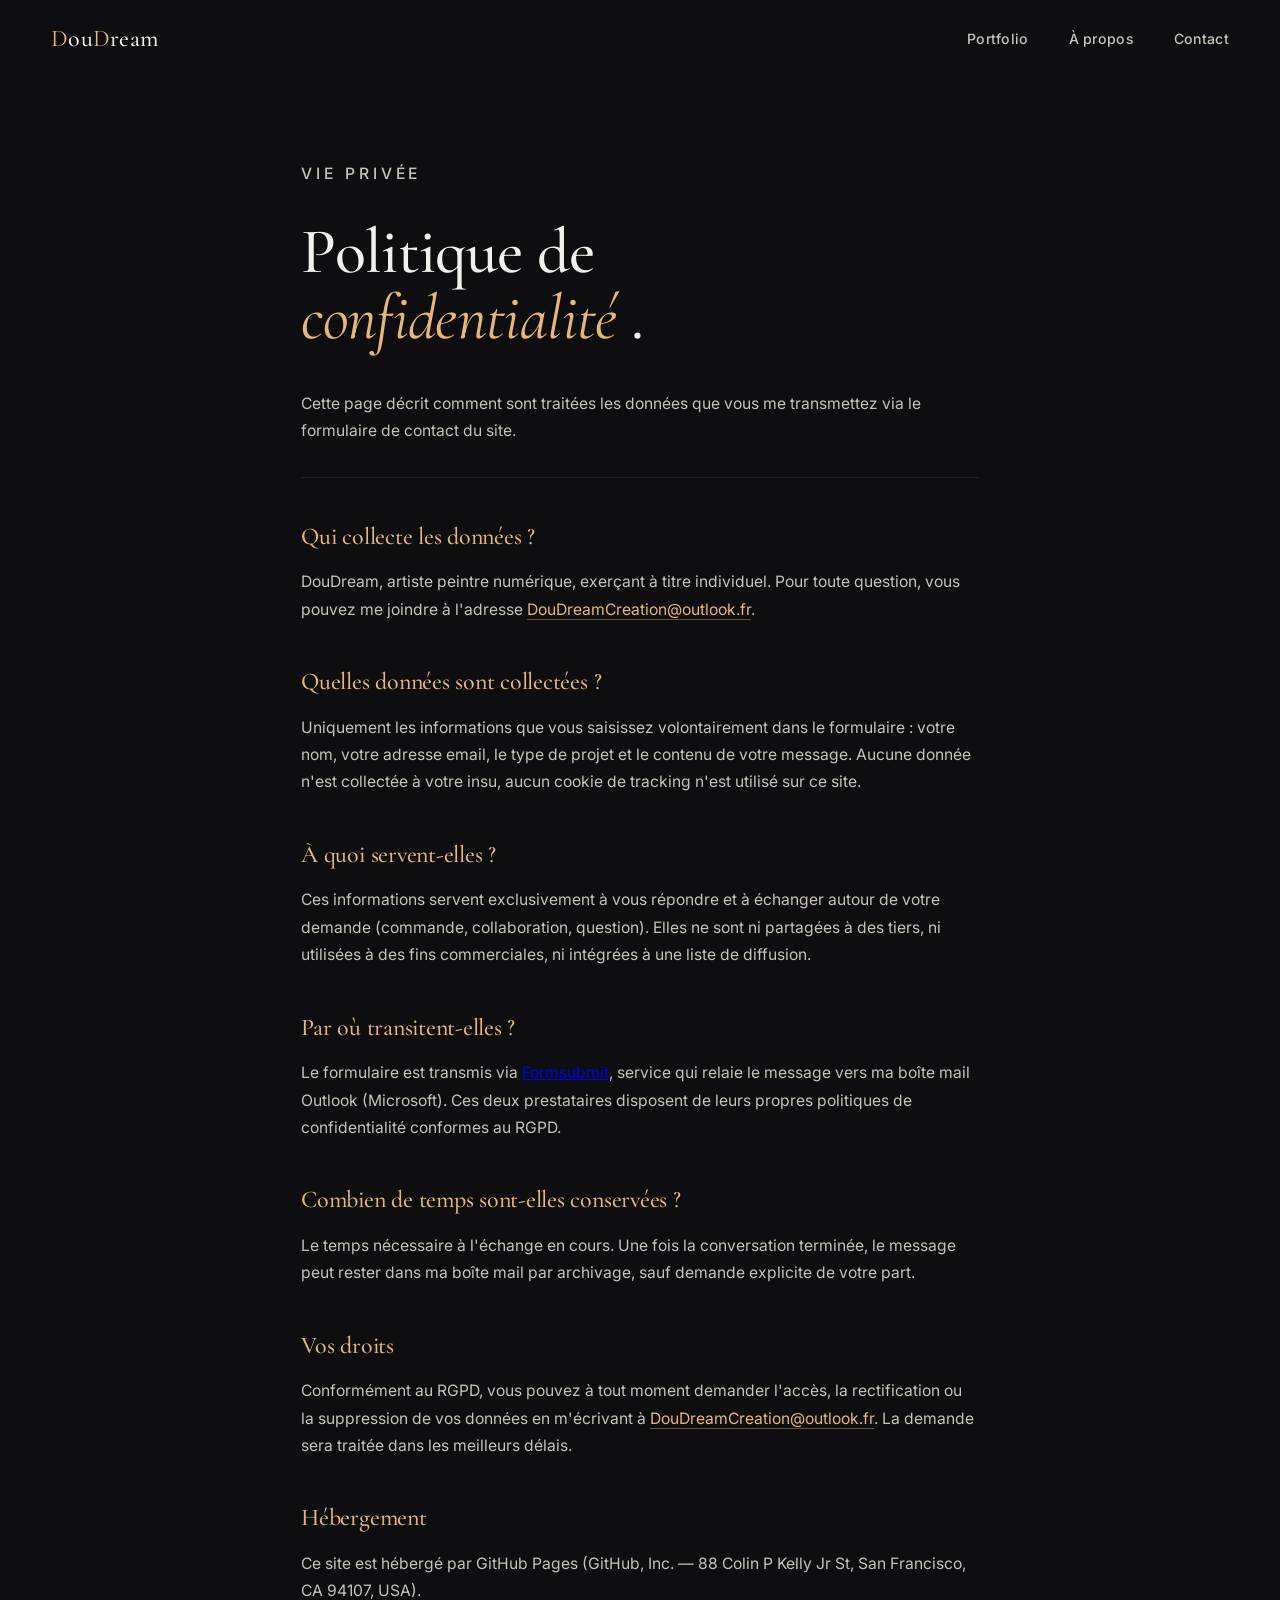
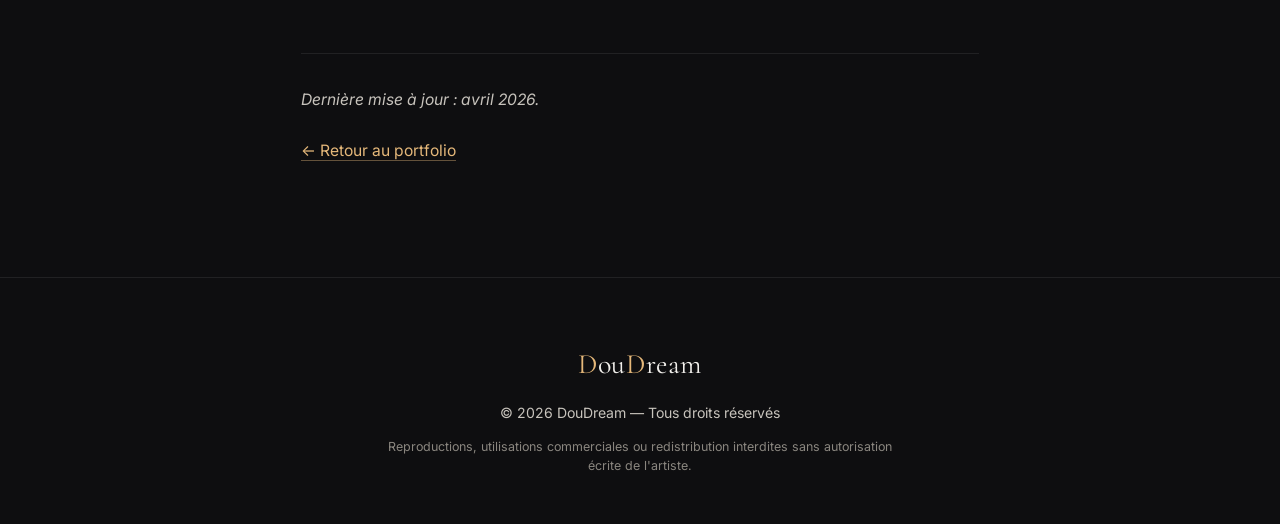
<file: privacy.html>
<!doctype html>
<html lang="fr">
  <head>
    <meta charset="UTF-8" />
    <meta name="viewport" content="width=device-width, initial-scale=1.0" />
    <title>Politique de confidentialité — DouDream</title>
    <meta name="description" content="Politique de confidentialité du portfolio DouDream — gestion des données du formulaire de contact." />
    <link rel="preconnect" href="https://fonts.googleapis.com" />
    <link rel="preconnect" href="https://fonts.gstatic.com" crossorigin />
    <link
      href="https://fonts.googleapis.com/css2?family=Cormorant+Garamond:ital,wght@0,400;0,500;0,600;1,400;1,500&family=Inter:wght@300;400;500;600;700&display=swap"
      rel="stylesheet"
    />
    <link rel="stylesheet" href="style.css" />
    <link rel="icon" type="image/jpeg" href="assets/images/avatar.jpg" />
  </head>
  <body>
    <!-- NAV -->
    <nav class="nav">
      <a href="index.html" class="nav__logo"><!-- prettier-ignore --><em>D</em>ou<em>D</em>ream</a>
      <ul class="nav__links">
        <li><a href="index.html#portfolio">Portfolio</a></li>
        <li><a href="index.html#apropos">À propos</a></li>
        <li><a href="index.html#contact">Contact</a></li>
      </ul>
      <button class="nav__burger" aria-label="Menu">
        <span></span>
        <span></span>
      </button>
    </nav>

    <!-- LEGAL -->
    <section class="legal">
      <div class="legal__inner">
        <p class="eyebrow">Vie privée</p>
        <h1 class="h-title">
          Politique de
          <br />
          <em>confidentialité</em>
          .
        </h1>

        <p class="legal__intro">
          Cette page décrit comment sont traitées les données que vous me
          transmettez via le formulaire de contact du site.
        </p>

        <h2>Qui collecte les données ?</h2>
        <p>
          DouDream, artiste peintre numérique, exerçant à titre individuel.
          Pour toute question, vous pouvez me joindre à l'adresse
          <a href="mailto:DouDreamCreation@outlook.fr" class="contact__email-link">DouDreamCreation@outlook.fr</a>.
        </p>

        <h2>Quelles données sont collectées ?</h2>
        <p>
          Uniquement les informations que vous saisissez volontairement dans
          le formulaire : votre nom, votre adresse email, le type de projet
          et le contenu de votre message. Aucune donnée n'est collectée à
          votre insu, aucun cookie de tracking n'est utilisé sur ce site.
        </p>

        <h2>À quoi servent-elles ?</h2>
        <p>
          Ces informations servent exclusivement à vous répondre et à
          échanger autour de votre demande (commande, collaboration, question).
          Elles ne sont ni partagées à des tiers, ni utilisées à des fins
          commerciales, ni intégrées à une liste de diffusion.
        </p>

        <h2>Par où transitent-elles ?</h2>
        <p>
          Le formulaire est transmis via
          <a href="https://formsubmit.co" target="_blank" rel="noopener">Formsubmit</a>,
          service qui relaie le message vers ma boîte mail Outlook
          (Microsoft). Ces deux prestataires disposent de leurs propres
          politiques de confidentialité conformes au RGPD.
        </p>

        <h2>Combien de temps sont-elles conservées ?</h2>
        <p>
          Le temps nécessaire à l'échange en cours. Une fois la conversation
          terminée, le message peut rester dans ma boîte mail par archivage,
          sauf demande explicite de votre part.
        </p>

        <h2>Vos droits</h2>
        <p>
          Conformément au RGPD, vous pouvez à tout moment demander l'accès,
          la rectification ou la suppression de vos données en
          m'écrivant à
          <a href="mailto:DouDreamCreation@outlook.fr" class="contact__email-link">DouDreamCreation@outlook.fr</a>.
          La demande sera traitée dans les meilleurs délais.
        </p>

        <h2>Hébergement</h2>
        <p>
          Ce site est hébergé par GitHub Pages (GitHub, Inc. — 88 Colin P
          Kelly Jr St, San Francisco, CA 94107, USA).
        </p>

        <p class="legal__date">Dernière mise à jour : avril 2026.</p>

        <p class="legal__back">
          <a href="index.html" class="contact__email-link">← Retour au portfolio</a>
        </p>
      </div>
    </section>

    <!-- FOOTER -->
    <footer class="footer">
      <div class="footer__inner">
        <p class="footer__brand"><!-- prettier-ignore --><em>D</em>ou<em>D</em>ream</p>
        <p class="footer__copy">© 2026 DouDream — Tous droits réservés</p>
        <p class="footer__note">
          Reproductions, utilisations commerciales ou redistribution interdites sans
          autorisation écrite de l'artiste.
        </p>
      </div>
    </footer>

    <script>
      // Burger menu (same behavior as main)
      const nav = document.querySelector('.nav');
      const burger = document.querySelector('.nav__burger');
      burger?.addEventListener('click', () => {
        nav.classList.toggle('nav--open');
        burger.classList.toggle('nav__burger--active');
      });
      window.addEventListener('scroll', () => {
        nav.classList.toggle('scrolled', window.scrollY > 40);
      }, { passive: true });
    </script>
  </body>
</html>
</file>
<file: style.css>
/* ─────────────────────────────────────────────────────────────────────────────
   portfolio-style.css  —  DouDream portfolio, design + animations
───────────────────────────────────────────────────────────────────────────── */

*, *::before, *::after { box-sizing: border-box; margin: 0; padding: 0; }

:root {
  --bg:        #0e0e10;
  --bg-2:      #141418;
  --surface:   #1a1a1f;
  --surface-2: #22222a;
  --ink:       #f2f0ec;
  --ink-2:     #c7c3bc;
  --muted:     #8a867f;
  --accent:    #e5b87a;
  --accent-2:  #c99a5a;
  --line:      rgba(255,255,255,0.08);
  --font-display: 'Cormorant Garamond', serif;
  --font-body:    'Inter', sans-serif;
  --ease:      cubic-bezier(0.4, 0, 0.2, 1);
  --ease-out:  cubic-bezier(0.0, 0, 0.2, 1);
  --t:         0.3s;
}

html { scroll-behavior: smooth; }

body {
  font-family: var(--font-body);
  background: var(--bg);
  color: var(--ink);
  line-height: 1.6;
  overflow-x: hidden;
  -webkit-font-smoothing: antialiased;
}

/* ── Film grain overlay ───────────────────────────────────────────────────── */
#grain {
  position: fixed; inset: -50%; z-index: 150; pointer-events: none;
  opacity: 0.05; mix-blend-mode: overlay;
  background-image: url("data:image/svg+xml;utf8,<svg xmlns='http://www.w3.org/2000/svg' width='200' height='200'><filter id='n'><feTurbulence type='fractalNoise' baseFrequency='0.9' numOctaves='2' stitchTiles='stitch'/></filter><rect width='100%25' height='100%25' filter='url(%23n)'/></svg>");
  animation: grainShift 1.2s steps(6) infinite;
}
@keyframes grainShift {
  0%   { transform: translate(0, 0); }
  20%  { transform: translate(-5%, 3%); }
  40%  { transform: translate(3%, -4%); }
  60%  { transform: translate(-2%, 2%); }
  80%  { transform: translate(4%, -1%); }
  100% { transform: translate(0, 0); }
}
@media (prefers-reduced-motion: reduce) { #grain { animation: none; } }

/* ── Scroll progress ──────────────────────────────────────────────────────── */
#scroll-progress {
  position: fixed; top: 0; left: 0; right: 0; height: 2px; z-index: 200;
  background: linear-gradient(90deg, var(--accent-2), var(--accent));
  transform: scaleX(0); transform-origin: left;
  transition: transform 0.1s linear;
}

/* ── Loader ───────────────────────────────────────────────────────────────── */
#loader {
  position: fixed; inset: 0; z-index: 1000;
  background: rgba(13, 13, 15, 0.55);
  backdrop-filter: blur(6px);
  -webkit-backdrop-filter: blur(6px);
  display: flex; align-items: center; justify-content: center; flex-direction: column;
  transition: opacity 0.7s var(--ease), backdrop-filter 0.7s var(--ease), transform 0.7s var(--ease);
  pointer-events: none;
}
#loader .loader-logo {
  font-family: var(--font-display);
  font-size: 64px; font-weight: 400; letter-spacing: -0.04em;
  animation: loaderReveal 1.1s var(--ease-out) 0.2s both;
}
#loader .loader-logo em { font-style: normal; color: var(--accent); }
#loader .loader-line {
  width: 0; height: 1px; background: var(--accent); margin-top: 16px; opacity: 0.6;
  animation: loaderLine 1.0s var(--ease-out) 0.8s both;
}
#loader .loader-sub {
  font-size: 10px; letter-spacing: 0.3em; text-transform: uppercase; color: var(--muted);
  margin-top: 12px; opacity: 0;
  animation: loaderFade 0.7s ease 1.4s both;
}
.loader--out { opacity: 0; transform: scale(1.04); pointer-events: none; }

@keyframes loaderReveal {
  from { opacity: 0; transform: translateY(20px); }
  to   { opacity: 1; transform: none; }
}
@keyframes loaderLine {
  from { width: 0; }
  to   { width: 100px; }
}
@keyframes loaderFade {
  from { opacity: 0; }
  to   { opacity: 1; }
}

/* ── Helpers ──────────────────────────────────────────────────────────────── */
.eyebrow {
  display: inline-block; font-size: 0.72rem; font-weight: 500;
  letter-spacing: 0.25em; text-transform: uppercase; color: var(--accent); margin-bottom: 1.5rem;
}
.h-title {
  font-family: var(--font-display); font-weight: 500;
  font-size: clamp(2.25rem, 5vw, 4rem); line-height: 1.02;
  letter-spacing: -0.01em; color: var(--ink);
}
.h-title em { font-style: italic; color: var(--accent); font-weight: 400; }

/* ── Scroll reveal ────────────────────────────────────────────────────────── */
.reveal {
  opacity: 0; transform: translateY(32px);
  transition: opacity 0.7s var(--ease-out), transform 0.7s var(--ease-out);
}
.reveal.revealed { opacity: 1; transform: none; }
.reveal--delay-1 { transition-delay: 0.1s; }
.reveal--delay-2 { transition-delay: 0.2s; }
.reveal--delay-3 { transition-delay: 0.3s; }
.reveal--delay-4 { transition-delay: 0.45s; }
.reveal--from-left  { transform: translateX(-32px); }
.reveal--from-right { transform: translateX(32px); }
.reveal--from-left.revealed, .reveal--from-right.revealed { transform: none; }

/* ── Nav ──────────────────────────────────────────────────────────────────── */
.nav {
  position: fixed; top: 0; left: 0; right: 0; z-index: 100;
  display: flex; align-items: center; justify-content: space-between;
  padding: 1.25rem 4vw;
  background: rgba(14,14,16,0.0);
  backdrop-filter: blur(0px);
  border-bottom: 1px solid transparent;
  transition: padding var(--t) var(--ease), background 0.4s, backdrop-filter 0.4s, border-color 0.4s;
}
.nav.scrolled {
  padding: 0.85rem 4vw;
  background: rgba(14,14,16,0.85);
  backdrop-filter: blur(10px);
  border-bottom-color: var(--line);
}
.nav__logo {
  font-family: var(--font-display); font-size: 1.5rem; font-weight: 500;
  color: var(--ink); text-decoration: none; letter-spacing: 0.01em;
}
.nav__logo em { font-style: normal; color: var(--accent); font-weight: 400; }
.nav__links { display: flex; gap: 2.5rem; list-style: none; }
.nav__links a {
  font-size: 0.88rem; font-weight: 500; color: var(--ink-2);
  text-decoration: none; transition: color var(--t); letter-spacing: 0.02em;
  position: relative;
}
.nav__links a::after {
  content: ''; position: absolute; bottom: -3px; left: 0; right: 0;
  height: 1px; background: var(--accent);
  transform: scaleX(0); transform-origin: left;
  transition: transform 0.3s var(--ease);
}
.nav__links a:hover, .nav__links a.active { color: var(--accent); }
.nav__links a:hover::after, .nav__links a.active::after { transform: scaleX(1); }
.nav__ig {
  display: inline-flex; align-items: center; justify-content: center;
  width: 34px; height: 34px;
  color: var(--ink-2); border-radius: 50%;
  border: 1px solid transparent;
  transition: color var(--t), border-color var(--t), transform var(--t);
}
.nav__ig::after { display: none; }
.nav__ig:hover {
  color: var(--accent);
  border-color: rgba(229,184,122,0.35);
  transform: translateY(-1px);
}

.nav__burger { display: none; background: none; border: none; cursor: pointer; flex-direction: column; gap: 5px; padding: 4px; }
.nav__burger span { display: block; width: 22px; height: 1.5px; background: var(--ink); transition: transform var(--t); transform-origin: center; }

/* ── Hero ─────────────────────────────────────────────────────────────────── */
.hero {
  min-height: 100dvh; display: grid; place-items: center;
  padding: 7rem 4vw 4rem; position: relative; overflow: hidden;
}
#hero-glow {
  position: absolute; inset: 0; pointer-events: none;
  background: radial-gradient(circle at 20% 30%, rgba(229,184,122,0.08) 0%, transparent 50%),
              radial-gradient(circle at 80% 70%, rgba(229,184,122,0.05) 0%, transparent 50%);
  transition: background 0.15s ease;
  mask-image: linear-gradient(to bottom, #000 0%, #000 55%, transparent 100%);
  -webkit-mask-image: linear-gradient(to bottom, #000 0%, #000 55%, transparent 100%);
}
/* hero::after supprimé — hero et portfolio partagent --bg, le fondu causait
   du banding via le grain overlay (mix-blend-mode: overlay sur pixels semi-transparents) */
.hero__content { position: relative; text-align: center; max-width: 700px; }

.hero__avatar {
  width: 110px; height: 110px; border-radius: 50%; object-fit: cover;
  border: 2px solid var(--accent); padding: 4px; background: var(--bg);
  margin-bottom: 2rem;
  box-shadow: 0 20px 60px rgba(229,184,122,0.2);
  animation: avatarReveal 0.7s var(--ease-out) 0.4s both;
}
@keyframes avatarReveal {
  from { opacity: 0; transform: scale(0.8) translateY(10px); box-shadow: none; }
  to   { opacity: 1; transform: none; }
}

.hero__eyebrow {
  font-size: 0.78rem; letter-spacing: 0.28em; text-transform: uppercase;
  color: var(--accent); margin-bottom: 1.5rem; font-weight: 500;
  animation: heroFadeUp 0.6s var(--ease-out) 0.6s both;
}
.hero__title {
  font-family: var(--font-display); font-weight: 500;
  font-size: clamp(4rem, 12vw, 9rem); line-height: 0.9;
  letter-spacing: -0.03em; margin-bottom: 1.5rem;
}
.hero__title em { font-style: normal; color: var(--accent); font-weight: 400; }
.hero__title .char {
  display: inline-block;
  opacity: 0;
  transform: translateY(60%) rotateX(-40deg);
  transform-origin: 50% 100%;
  animation: charReveal 0.9s var(--ease-out) forwards;
}
@keyframes charReveal {
  to { opacity: 1; transform: none; }
}

.hero__tagline {
  font-family: var(--font-display); font-style: italic;
  font-size: clamp(1.1rem, 2vw, 1.4rem); color: var(--ink-2);
  margin-bottom: 3rem; line-height: 1.5;
  animation: heroFadeUp 0.6s var(--ease-out) 0.9s both;
}

.hero__stats {
  display: flex; justify-content: center; gap: 3rem;
  margin-bottom: 3rem; padding: 1.5rem 0;
  border-top: 1px solid var(--line); border-bottom: 1px solid var(--line);
  animation: heroFadeUp 0.6s var(--ease-out) 1.1s both;
}
.hero__stats strong {
  display: block; font-family: var(--font-display);
  font-size: 2rem; color: var(--accent); line-height: 1; margin-bottom: 0.35rem;
}
.hero__stats span {
  font-size: 0.78rem; color: var(--muted);
  letter-spacing: 0.1em; text-transform: uppercase;
}

.hero__cta {
  display: inline-flex; align-items: center; gap: 0.6rem;
  padding: 1rem 2rem; background: var(--accent); color: var(--bg);
  text-decoration: none; font-weight: 600; font-size: 0.9rem;
  letter-spacing: 0.02em; border-radius: 100px; border: none;
  cursor: pointer; transition: all var(--t) var(--ease); font-family: var(--font-body);
  animation: heroFadeUp 0.6s var(--ease-out) 1.3s both;
}
.hero__cta:hover { background: var(--accent-2); transform: translateY(-2px); box-shadow: 0 12px 30px rgba(229,184,122,0.3); }
.hero__cta svg { transition: transform var(--t); }
.hero__cta:hover svg { transform: translateY(3px); }

@keyframes heroFadeUp {
  from { opacity: 0; transform: translateY(22px); }
  to   { opacity: 1; transform: none; }
}

/* ── Portfolio ────────────────────────────────────────────────────────────── */
.portfolio { padding: 7rem 4vw; max-width: 1600px; margin: 0 auto; }
.portfolio__header { text-align: center; margin-bottom: 3rem; }
.filters {
  position: relative;
  display: flex; justify-content: center; flex-wrap: wrap;
  gap: 0.5rem; margin-bottom: 4rem;
}
.filter-pill {
  position: absolute;
  top: 0; left: 0;
  width: 0; height: 0;
  background: var(--accent);
  border-radius: 100px;
  pointer-events: none;
  opacity: 0;
  transition: left 0.45s cubic-bezier(0.5, 0, 0.1, 1),
              top 0.45s cubic-bezier(0.5, 0, 0.1, 1),
              width 0.45s cubic-bezier(0.5, 0, 0.1, 1),
              height 0.45s cubic-bezier(0.5, 0, 0.1, 1),
              opacity 0.3s ease;
  z-index: 0;
  box-shadow: 0 4px 20px rgba(229,184,122,0.25);
}
.filter-pill.ready { opacity: 1; }
.filter {
  position: relative;
  background: var(--surface); border: 1px solid var(--line);
  color: var(--ink-2); padding: 0.65rem 1.25rem; border-radius: 100px;
  font-family: var(--font-body); font-size: 0.85rem; font-weight: 500;
  cursor: pointer; transition: color 0.3s var(--ease), border-color 0.3s var(--ease), background 0.3s var(--ease);
  display: inline-flex; align-items: center; gap: 0.5rem;
  z-index: 1;
}
.filter span { font-size: 0.72rem; color: var(--muted); font-variant-numeric: tabular-nums; transition: color 0.3s; }
.filter:hover { color: var(--ink); border-color: rgba(229,184,122,0.3); }
.filter--active {
  color: var(--bg);
  background: transparent;
  border-color: transparent;
}
.filter--active span { color: rgba(14,14,16,0.55); }

/* ── Grid ─────────────────────────────────────────────────────────────────── */
.grid {
  display: grid; grid-template-columns: repeat(12, 1fr);
  grid-auto-rows: 8px; grid-auto-flow: dense; gap: 1rem;
}
.art--small  { grid-column: span 2; }
.art--normal { grid-column: span 3; }
.art--large  { grid-column: span 6; }

.art {
  position: relative; overflow: hidden; border-radius: 8px;
  cursor: pointer; background: transparent;
  opacity: 0; transform: translateY(20px) scale(0.97);
  transition: opacity 0.5s var(--ease-out) var(--delay, 0ms),
              transform 0.5s var(--ease-out) var(--delay, 0ms),
              box-shadow 0.4s var(--ease);
}
.art--visible {
  opacity: 1; transform: none;
}
.art:hover { box-shadow: 0 16px 48px rgba(0,0,0,0.5); z-index: 2; }
.art--light { background: #f4f1ec; }

.art img {
  display: block; width: 100%; height: 100%; object-fit: cover; border-radius: 8px;
  transition: transform 0.7s var(--ease), filter 0.4s;
  will-change: transform;
}
.art:hover img { transform: scale(1.04); filter: brightness(1.06); }

.art__overlay {
  position: absolute; inset: 0;
  background: linear-gradient(to top, rgba(14,14,16,0.92) 0%, rgba(14,14,16,0) 55%);
  opacity: 0; transition: opacity var(--t);
  display: flex; align-items: flex-end; padding: 1.25rem;
}
.art:hover .art__overlay { opacity: 1; }
.art__info strong {
  display: block; font-family: var(--font-display); font-weight: 500;
  font-size: 1.15rem; color: var(--ink); line-height: 1.2; margin-bottom: 0.25rem;
  transform: translateY(6px); transition: transform 0.3s var(--ease);
}
.art__info span {
  font-size: 0.72rem; text-transform: uppercase;
  letter-spacing: 0.15em; color: var(--accent);
  opacity: 0; transform: translateY(4px); transition: opacity 0.3s 0.05s, transform 0.3s 0.05s var(--ease);
}
.art:hover .art__info strong { transform: none; }
.art:hover .art__info span { opacity: 1; transform: none; }

/* Shine sweep */
.art__shine {
  position: absolute; inset: 0; pointer-events: none;
  background: linear-gradient(105deg, transparent 40%, rgba(255,255,255,0.06) 50%, transparent 60%);
  transform: translateX(-100%); transition: transform 0s;
}
.art:hover .art__shine { transform: translateX(100%); transition: transform 0.6s ease; }

/* ── About ────────────────────────────────────────────────────────────────── */
.about {
  padding: 8rem 4vw; background: var(--bg-2);
  border-top: 1px solid var(--line); border-bottom: 1px solid var(--line);
}
.about__inner {
  max-width: 1200px; margin: 0 auto;
  display: grid; grid-template-columns: 1fr 1.3fr; gap: 5rem; align-items: start;
}
.about__right p {
  color: var(--ink-2); font-size: 1.05rem; line-height: 1.75; margin-bottom: 1.25rem;
}
.about__tags {
  display: flex; flex-wrap: wrap; gap: 0.5rem; margin-top: 2rem;
}
.about__tags span {
  padding: 0.45rem 0.95rem;
  background: var(--surface); border: 1px solid var(--line);
  border-radius: 100px; font-size: 0.8rem; color: var(--ink-2);
  opacity: 0; transform: translateY(8px) scale(0.95);
  transition: opacity 0.4s var(--ease), transform 0.4s var(--ease),
              background 0.2s, border-color 0.2s, color 0.2s;
}
.about__tags span:hover { background: var(--surface-2); border-color: rgba(229,184,122,0.3); color: var(--accent); }
.about__tags.tags--visible span { opacity: 1; transform: none; }
.about__tags span:nth-child(1) { transition-delay: 0.05s; }
.about__tags span:nth-child(2) { transition-delay: 0.10s; }
.about__tags span:nth-child(3) { transition-delay: 0.15s; }
.about__tags span:nth-child(4) { transition-delay: 0.20s; }
.about__tags span:nth-child(5) { transition-delay: 0.25s; }

.about__tool {
  display: inline-flex; align-items: center; gap: 0.75rem;
  margin-top: 1.75rem; padding: 0.45rem 1.1rem 0.45rem 0.45rem;
  border: 1px solid var(--line); border-radius: 100px;
}
.about__tool-label {
  padding: 0.25rem 0.75rem; background: var(--accent); color: #0e0e10;
  border-radius: 100px; font-size: 0.7rem; font-weight: 600;
  letter-spacing: 0.08em; text-transform: uppercase;
}
.about__tool-value { font-size: 0.85rem; color: var(--ink-2); letter-spacing: 0.02em; }

/* ── Contact ──────────────────────────────────────────────────────────────── */
.contact { padding: 8rem 4vw; }
.contact__inner { max-width: 680px; margin: 0 auto; text-align: center; }
.contact__desc { color: var(--ink-2); font-size: 1.05rem; margin: 1.5rem 0 3rem; line-height: 1.7; }
.contact__email-link { color: var(--accent); text-decoration: none; border-bottom: 1px solid rgba(229,184,122,0.4); transition: border-color var(--t); }
.contact__email-link:hover { border-color: var(--accent); }
.contact__form {
  text-align: left; display: flex; flex-direction: column; gap: 1.25rem;
  background: var(--surface); border: 1px solid var(--line);
  border-radius: 16px; padding: 2.5rem;
  box-shadow: 0 24px 64px rgba(0,0,0,0.3);
}
.form-row { display: grid; grid-template-columns: 1fr 1fr; gap: 1rem; }
.form-group { display: flex; flex-direction: column; gap: 0.45rem; }
.form-group label { font-size: 0.78rem; font-weight: 500; color: var(--muted); letter-spacing: 0.08em; text-transform: uppercase; }
.form-group input, .form-group select, .form-group textarea {
  padding: 0.85rem 1rem; background: var(--bg); border: 1px solid var(--line);
  border-radius: 8px; color: var(--ink); font-family: var(--font-body);
  font-size: 0.92rem; outline: none; resize: none; -webkit-appearance: none;
  transition: border-color var(--t), box-shadow var(--t), background var(--t);
}
.form-group input::placeholder, .form-group textarea::placeholder { color: var(--muted); opacity: 0.7; }
.form-group input:focus, .form-group select:focus, .form-group textarea:focus {
  border-color: var(--accent); box-shadow: 0 0 0 3px rgba(229,184,122,0.12);
  background: rgba(14,14,16,0.6);
}
.contact__form button { align-self: center; margin-top: 1rem; position: relative; overflow: hidden; }

.form__privacy {
  font-size: 0.72rem;
  color: var(--muted);
  text-align: center;
  line-height: 1.55;
  margin-top: 0.25rem;
  max-width: 460px;
  align-self: center;
}
.form__privacy a {
  color: var(--ink-2);
  text-decoration: underline;
  text-decoration-color: rgba(229,184,122,0.4);
  text-underline-offset: 3px;
  transition: color var(--t);
}
.form__privacy a:hover { color: var(--accent); }

/* ── Legal page ───────────────────────────────────────────────────────────── */
.legal {
  padding: 10rem 4vw 6rem;
  max-width: 780px;
  margin: 0 auto;
}
.legal__inner h1.h-title { margin-top: 1rem; margin-bottom: 2.5rem; }
.legal__intro {
  color: var(--ink-2);
  font-size: 1.05rem;
  line-height: 1.75;
  margin-bottom: 3rem;
  padding-bottom: 2rem;
  border-bottom: 1px solid var(--line);
}
.legal__inner h2 {
  font-family: var(--font-display);
  font-weight: 500;
  font-size: 1.5rem;
  color: var(--accent);
  margin-top: 2.5rem;
  margin-bottom: 0.75rem;
  letter-spacing: -0.01em;
}
.legal__inner p {
  color: var(--ink-2);
  font-size: 0.98rem;
  line-height: 1.75;
  margin-bottom: 1rem;
}
.legal__date {
  color: var(--muted);
  font-size: 0.82rem;
  margin-top: 3rem;
  padding-top: 2rem;
  border-top: 1px solid var(--line);
  font-style: italic;
}
.legal__back { margin-top: 1.5rem; }
.btn-loader {
  display: inline-block; width: 12px; height: 12px;
  border: 1.5px solid rgba(14,14,16,0.3); border-top-color: var(--bg);
  border-radius: 50%; animation: spin 0.6s linear infinite; vertical-align: middle; margin-right: 6px;
}
@keyframes spin { to { transform: rotate(360deg); } }
.btn--success { background: #5cb88a !important; }
.btn--error   { background: #c75c5c !important; }

/* ── Footer ───────────────────────────────────────────────────────────────── */
.footer { padding: 4rem 4vw 3rem; background: var(--bg); border-top: 1px solid var(--line); text-align: center; }
.footer__brand { font-family: var(--font-display); font-size: 1.75rem; color: var(--ink); margin-bottom: 1rem; letter-spacing: 0.02em; }
.footer__brand em { font-style: normal; color: var(--accent); font-weight: 400; }
.footer__copy { font-size: 0.88rem; color: var(--ink-2); margin-bottom: 0.75rem; }
.footer__note { font-size: 0.78rem; color: var(--muted); max-width: 520px; margin: 0 auto; line-height: 1.55; }
.footer__made { font-size: 0.75rem; color: var(--muted); margin-top: 1.5rem; letter-spacing: 0.02em; }
.footer__made a { color: var(--ink-2); text-decoration: none; border-bottom: 1px solid rgba(229,184,122,0.25); transition: color var(--t), border-color var(--t); }
.footer__made a:hover { color: var(--accent); border-color: var(--accent); }

.footer__ig {
  display: inline-flex; align-items: center; gap: 0.55rem;
  padding: 0.5rem 1.1rem; margin: 0.25rem 0 1.5rem;
  border: 1px solid var(--line); border-radius: 100px;
  color: var(--ink-2); text-decoration: none;
  font-size: 0.82rem; letter-spacing: 0.02em;
  transition: color var(--t), border-color var(--t), background var(--t), transform var(--t);
}
.footer__ig:hover {
  color: var(--accent);
  border-color: rgba(229,184,122,0.35);
  background: rgba(229,184,122,0.04);
  transform: translateY(-1px);
}
.footer__ig svg { flex-shrink: 0; }

/* ── Lightbox ─────────────────────────────────────────────────────────────── */
.lightbox {
  position: fixed; inset: 0; background: rgba(8,8,10,0.96);
  backdrop-filter: blur(12px); z-index: 200;
  display: none; align-items: center; justify-content: center; padding: 2rem;
}
.lightbox.active { display: flex; animation: lbIn 0.35s var(--ease-out) both; }
.lightbox--closing { animation: lbOut 0.25s var(--ease) forwards !important; }

@keyframes lbIn  { from { opacity: 0; }  to { opacity: 1; } }
@keyframes lbOut { from { opacity: 1; }  to { opacity: 0; } }
@keyframes lbSlideLeft    { from { opacity: 1; transform: none; }           to { opacity: 0; transform: translateX(-40px) scale(0.96); } }
@keyframes lbSlideRight   { from { opacity: 1; transform: none; }           to { opacity: 0; transform: translateX(40px) scale(0.96); } }
@keyframes lbSlideInRight { from { opacity: 0; transform: translateX(40px) scale(0.96); } to { opacity: 1; transform: none; } }
@keyframes lbSlideInLeft  { from { opacity: 0; transform: translateX(-40px) scale(0.96); } to { opacity: 1; transform: none; } }

.lightbox__figure {
  max-width: 1200px; max-height: 90vh;
  display: flex; flex-direction: column; align-items: center; gap: 1.25rem;
}
.lightbox__figure img {
  max-width: 100%; max-height: 80vh; object-fit: contain;
  border-radius: 4px; box-shadow: 0 20px 80px rgba(0,0,0,0.6);
}
.lightbox__figure img.lightbox__img--light { background: #f4f1ec; }
.lightbox__figure figcaption { text-align: center; }
#lightbox-title { display: block; font-family: var(--font-display); font-size: 1.4rem; font-weight: 500; color: var(--ink); margin-bottom: 0.3rem; }
#lightbox-cat   { font-size: 0.75rem; text-transform: uppercase; letter-spacing: 0.2em; color: var(--accent); }

.lightbox__close, .lightbox__prev, .lightbox__next {
  position: fixed; background: rgba(255,255,255,0.07); border: 1px solid rgba(255,255,255,0.1);
  color: var(--ink); width: 48px; height: 48px; border-radius: 50%;
  font-size: 1.5rem; cursor: pointer; display: grid; place-items: center;
  transition: all var(--t) var(--ease); z-index: 201;
}
.lightbox__close:hover, .lightbox__prev:hover, .lightbox__next:hover { background: var(--accent); color: var(--bg); border-color: var(--accent); transform: scale(1.1); }
.lightbox__close { top: 2rem; right: 2rem; font-size: 1.25rem; }
.lightbox__prev  { left: 2rem; top: 50%; transform: translateY(-50%); font-size: 1.75rem; }
.lightbox__next  { right: 2rem; top: 50%; transform: translateY(-50%); font-size: 1.75rem; }
.lightbox__prev:hover  { transform: translateY(-50%) scale(1.1); }
.lightbox__next:hover  { transform: translateY(-50%) scale(1.1); }

/* ── Responsive ───────────────────────────────────────────────────────────── */
@media (max-width: 1200px) {
  .grid { grid-template-columns: repeat(6, 1fr); }
  .art--small  { grid-column: span 2; }
  .art--normal { grid-column: span 3; }
  .art--large  { grid-column: span 6; }
}
@media (max-width: 900px) {
  .grid { grid-template-columns: repeat(4, 1fr); }
  .art--small  { grid-column: span 2; }
  .art--normal { grid-column: span 2; }
  .art--large  { grid-column: span 3; justify-self: center; width: 100%; }
  .nav__burger { display: flex; }
  .nav__links {
    position: fixed; top: 0; right: 0; height: 100dvh;
    width: min(75vw, 320px); background: rgba(14,14,16,0.98);
    backdrop-filter: blur(10px); border-left: 1px solid var(--line);
    flex-direction: column; justify-content: center; align-items: flex-start;
    gap: 2rem; padding: 4rem 2.5rem;
    transform: translateX(100%); transition: transform var(--t) var(--ease);
  }
  .nav__links a { font-size: 1.1rem; }
  .nav--open .nav__links { transform: none; }
  .nav__burger { z-index: 101; }
  .nav__burger--active span:nth-child(1) { transform: translateY(3.5px) rotate(45deg); }
  .nav__burger--active span:nth-child(2) { transform: translateY(-3px) rotate(-45deg); }
  .about__inner { grid-template-columns: 1fr; gap: 2rem; }
  .hero__stats  { gap: 1.5rem; }
  .hero__stats strong { font-size: 1.5rem; }
}
@media (max-width: 640px) {
  .grid { grid-template-columns: repeat(6, 1fr); }
  .art--small, .art--normal { grid-column: span 3; }
  .art--large { grid-column: span 5; justify-self: center; width: 100%; }
  .contact__form { padding: 1.75rem 1.25rem; }
  .form-row { grid-template-columns: 1fr; }
  .lightbox__close, .lightbox__prev, .lightbox__next { width: 40px; height: 40px; }
  .lightbox__close { top: 1rem; right: 1rem; }
  .lightbox__prev  { left: 1rem; }
  .lightbox__next  { right: 1rem; }
}
</file>
